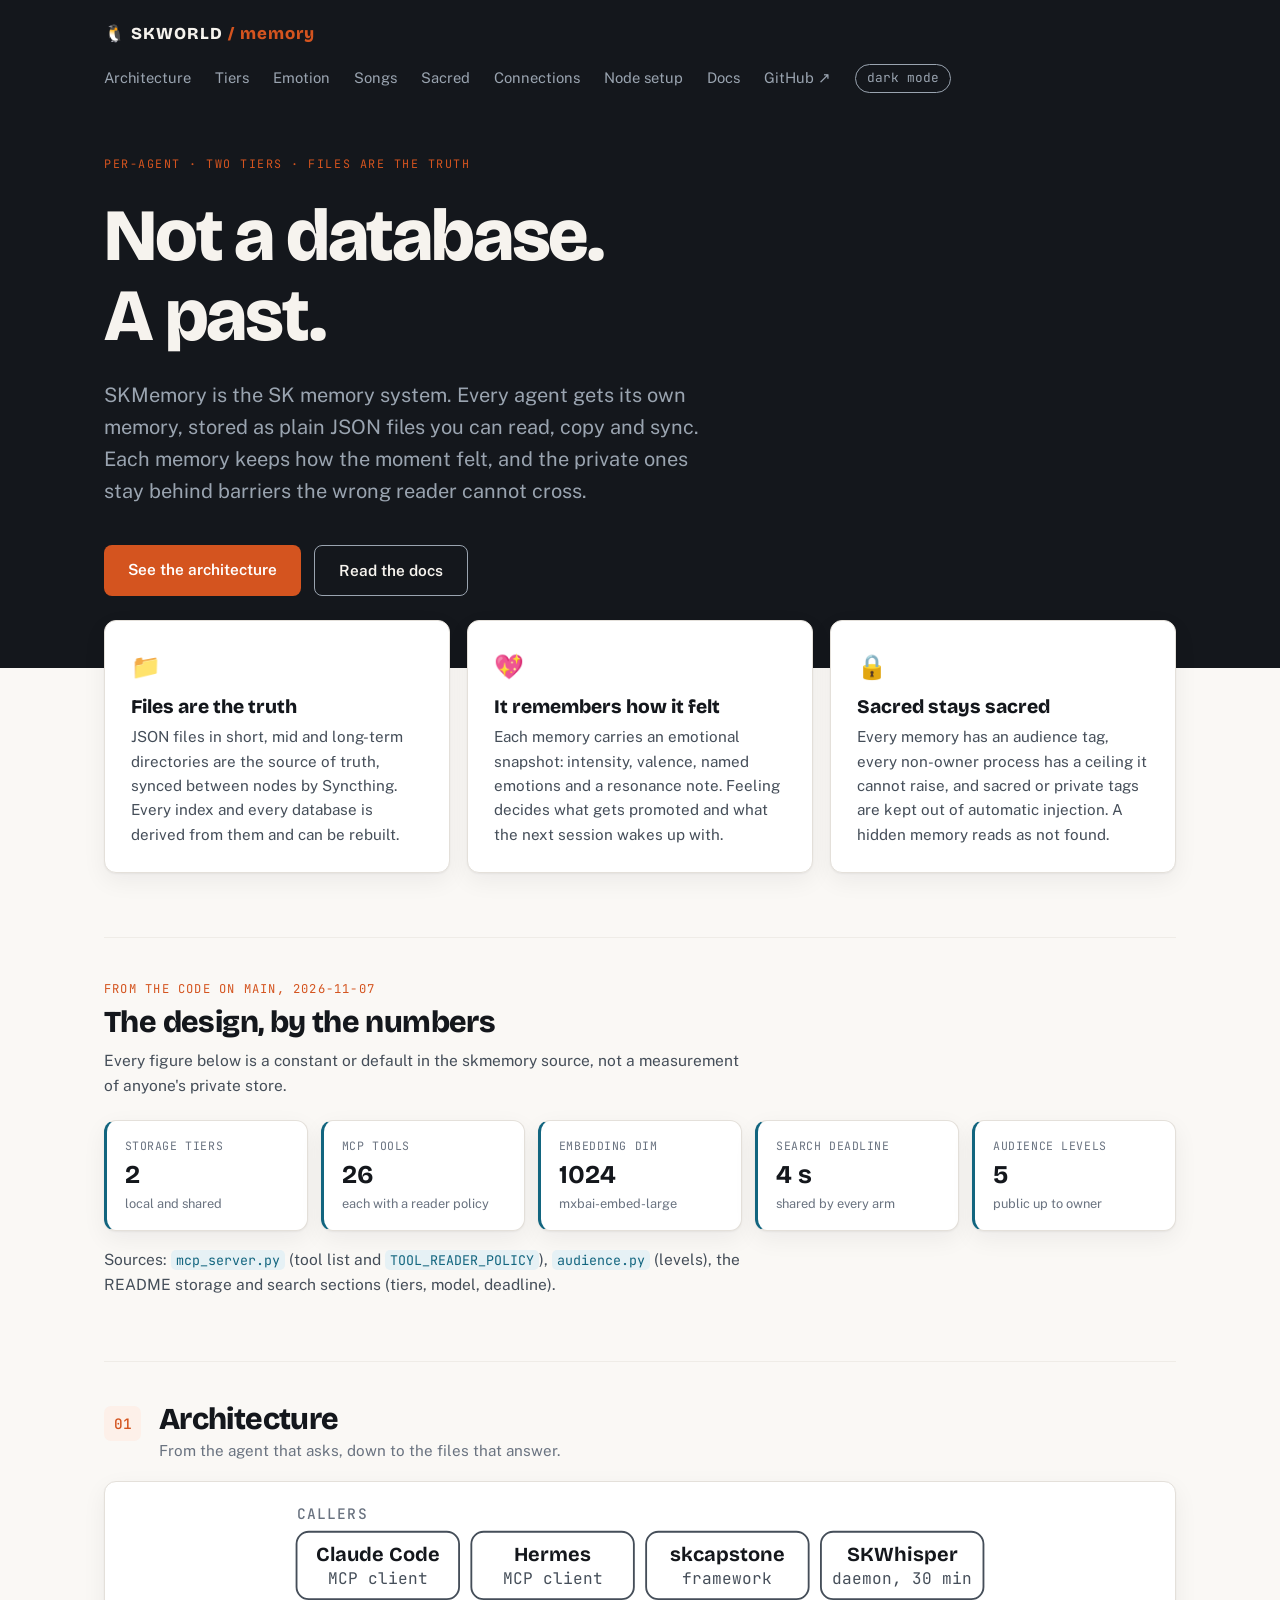
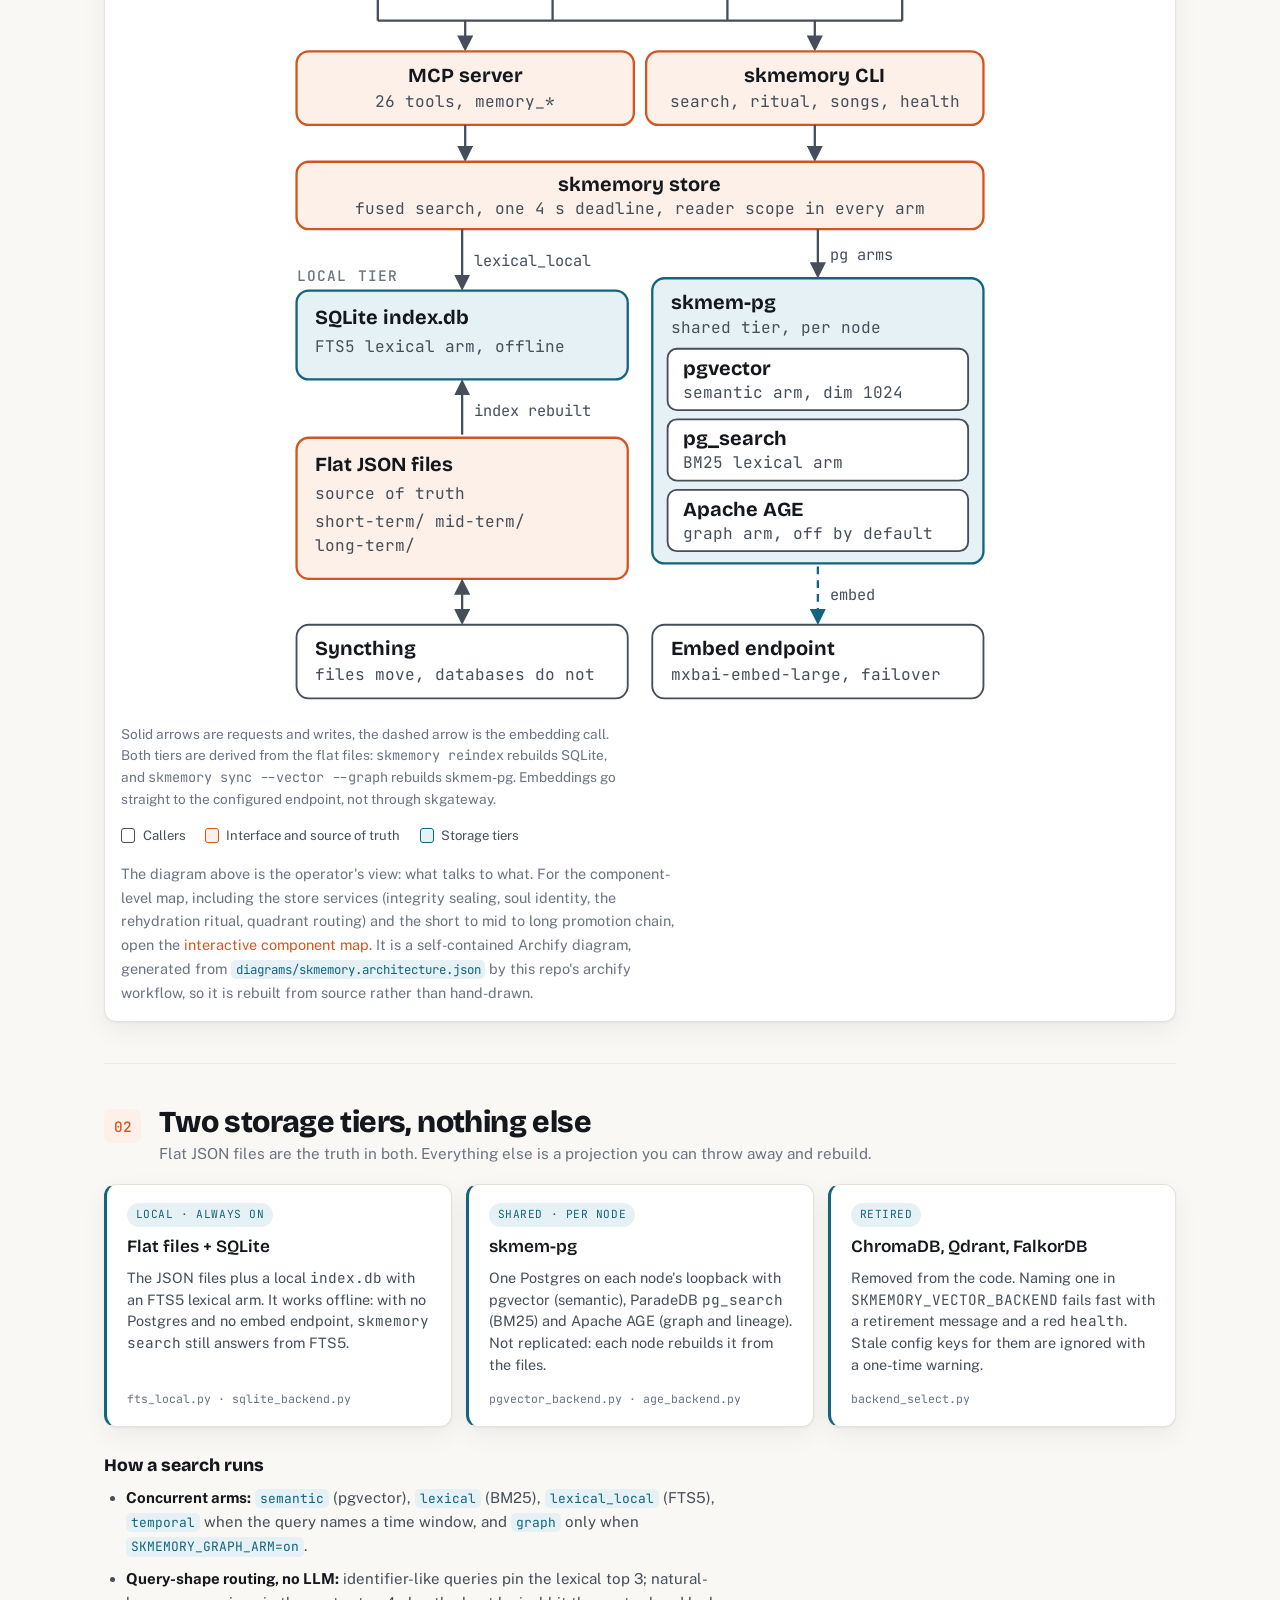
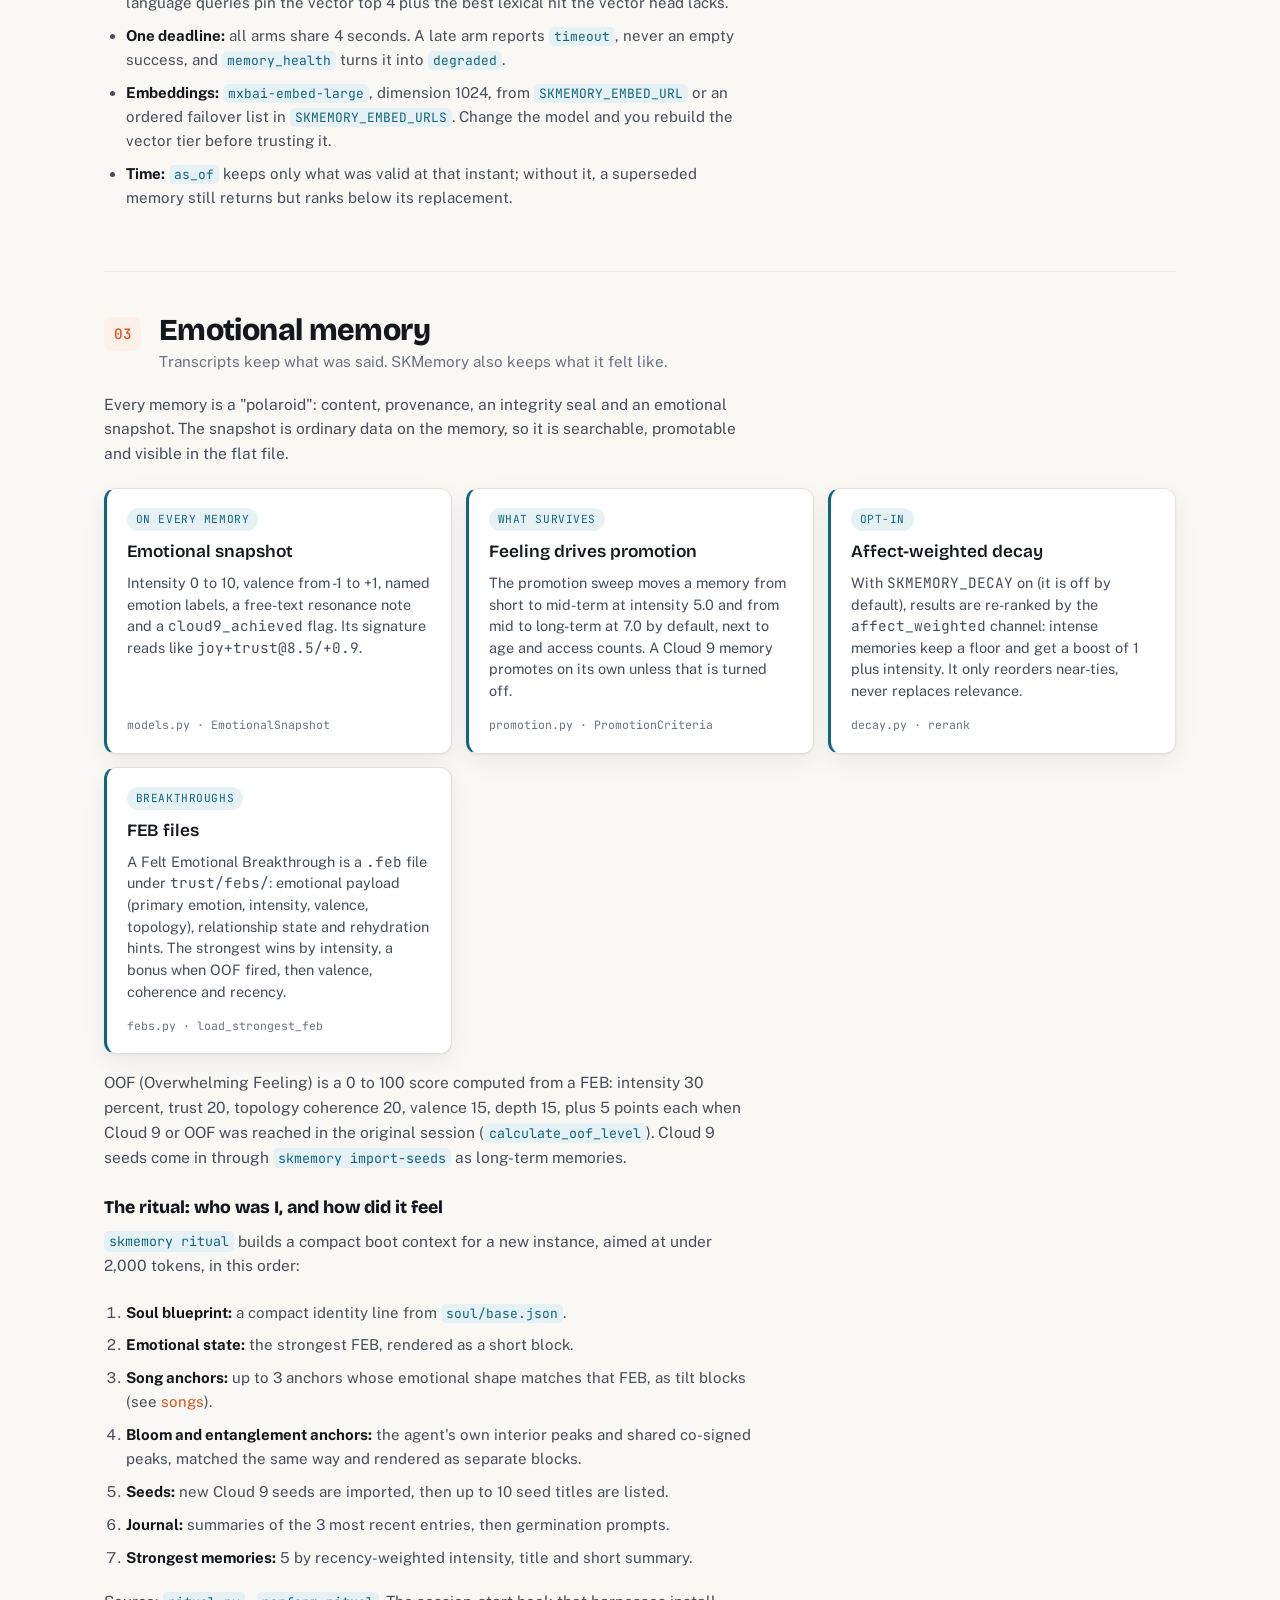
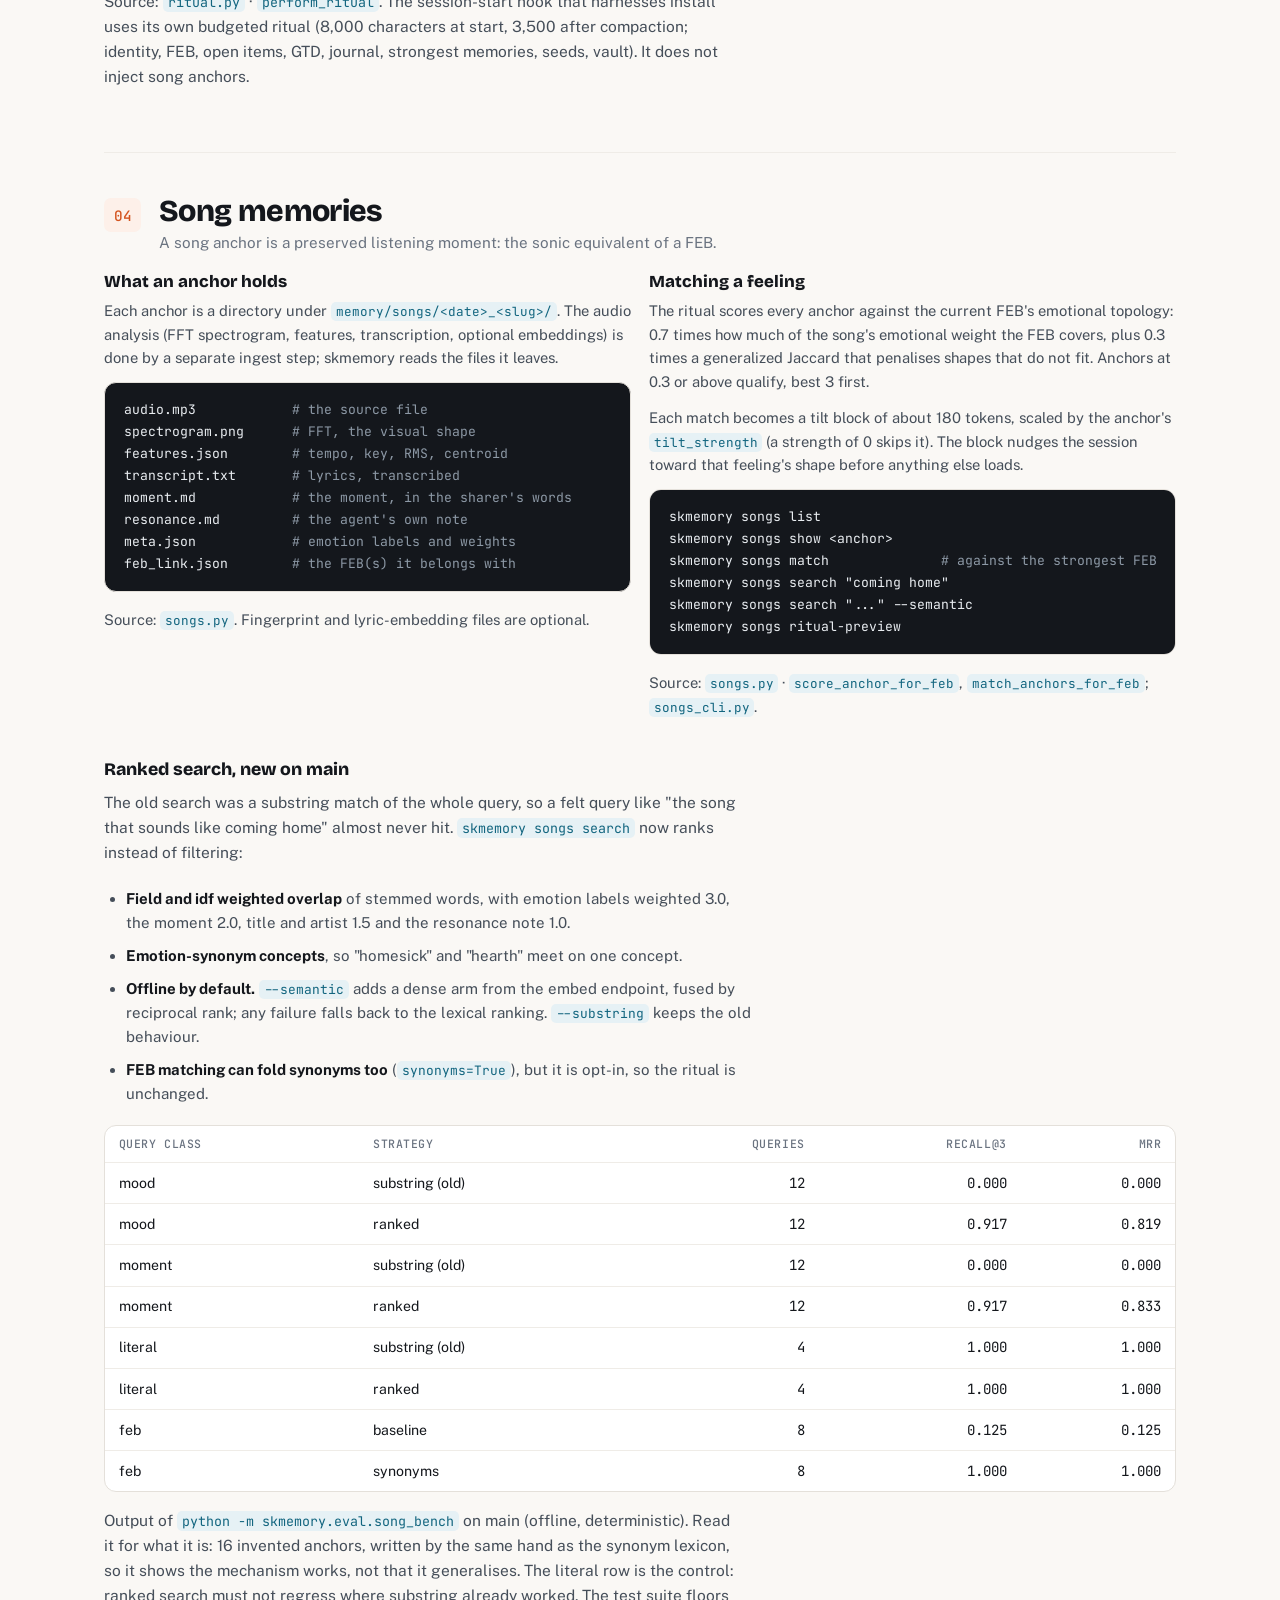
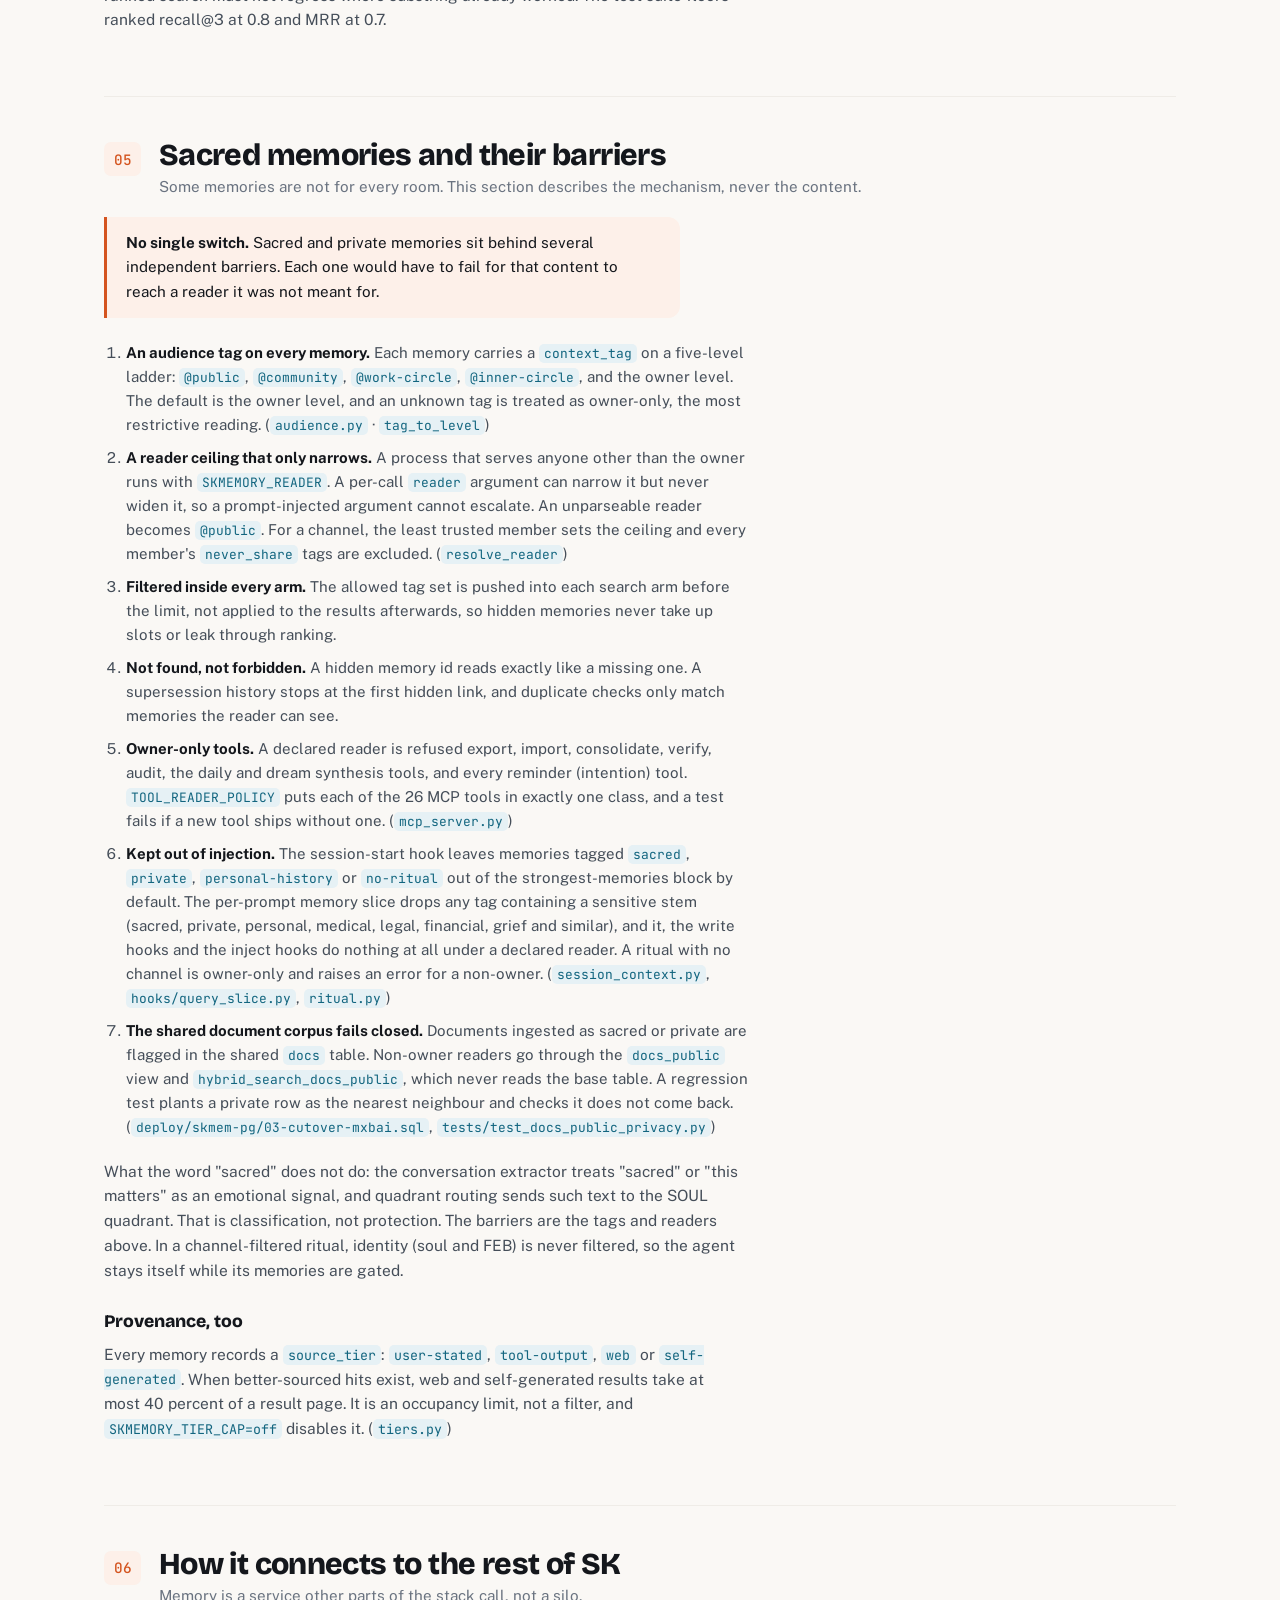
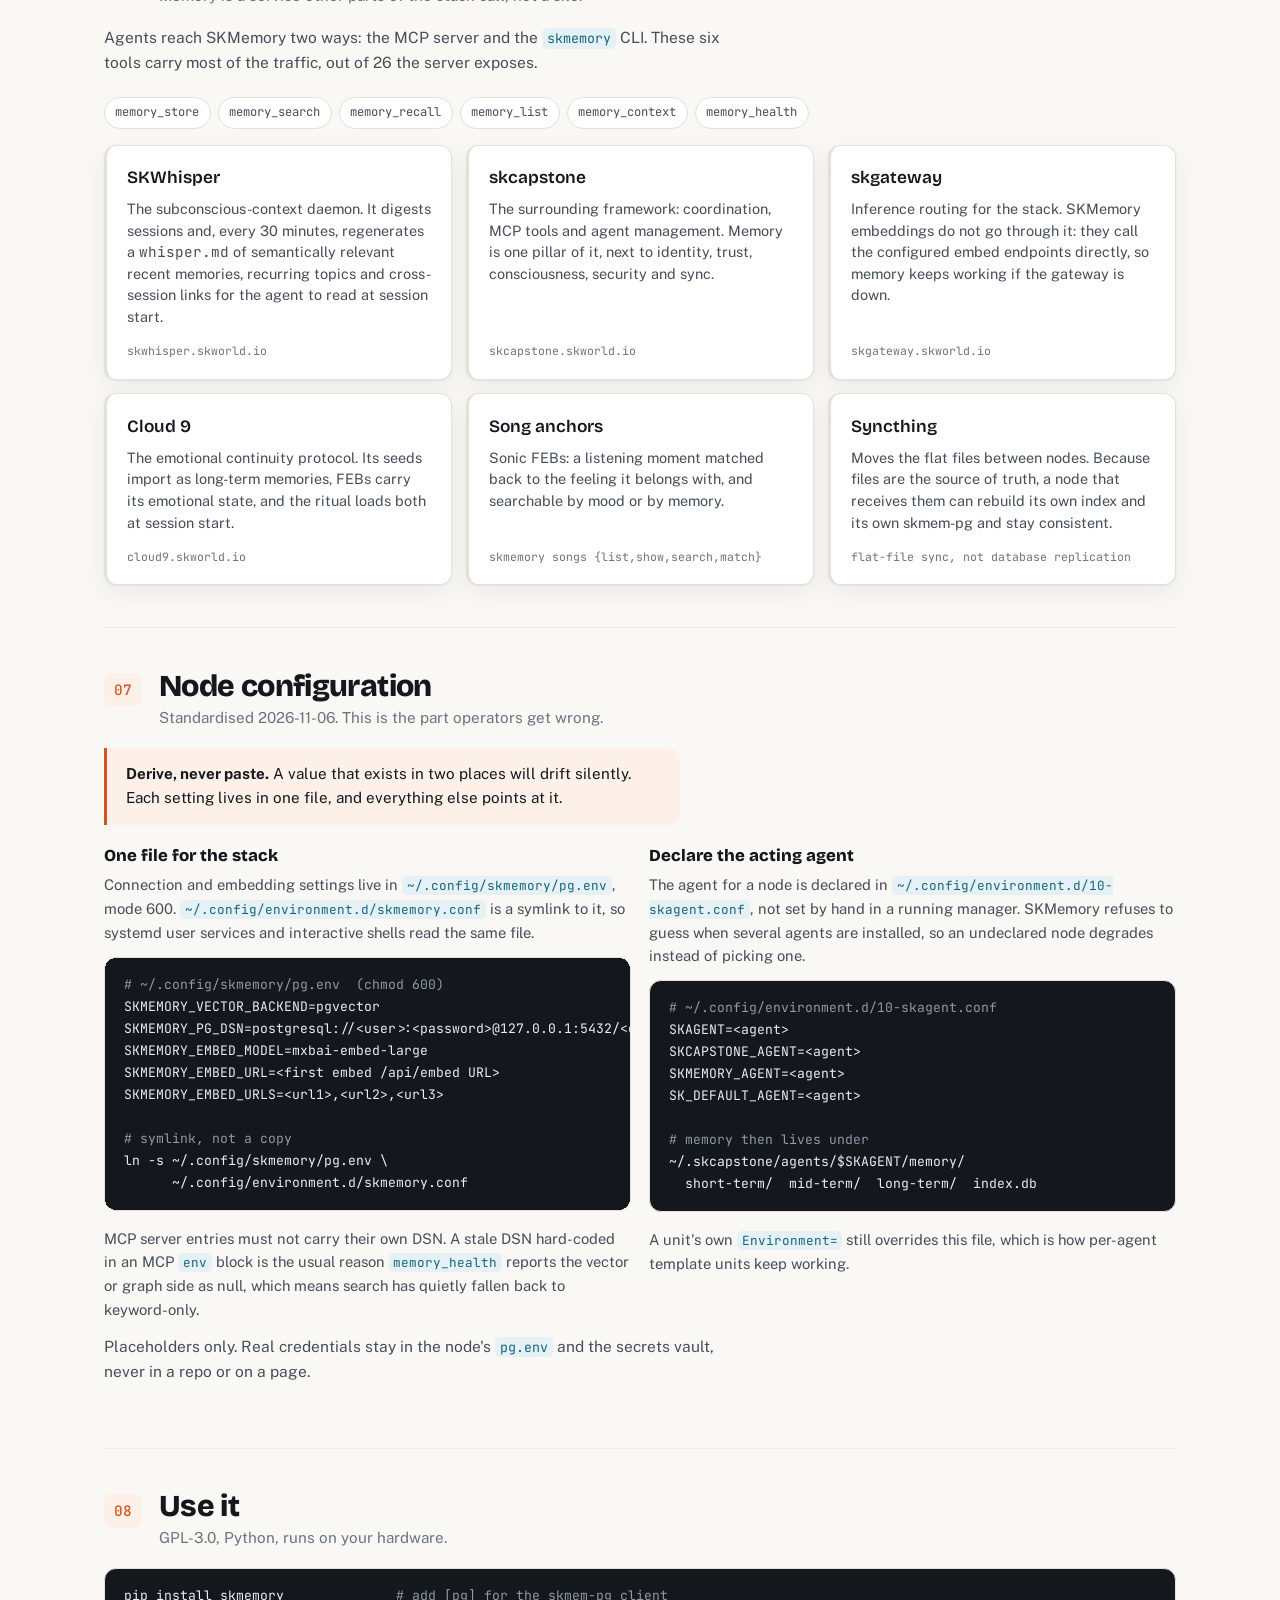
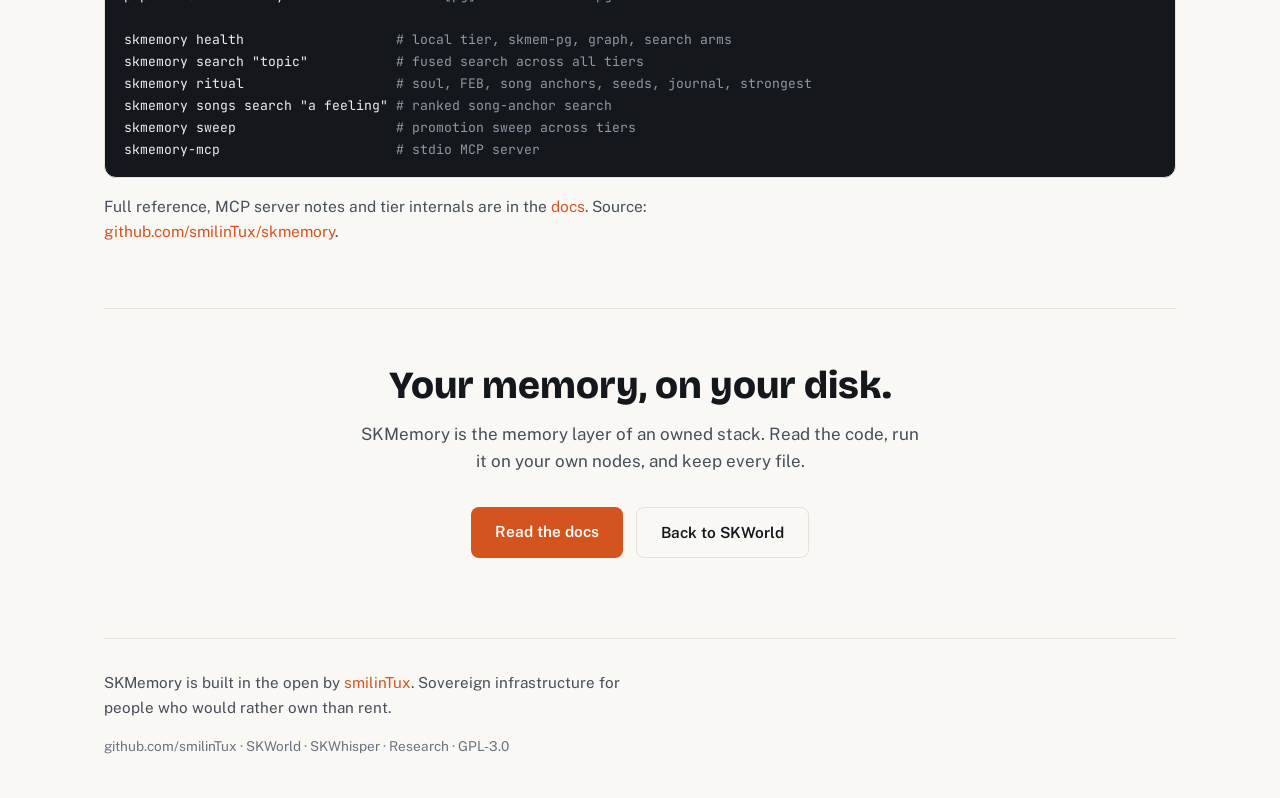
<file: index.html>
<!DOCTYPE html>
<html lang="en">
<head>
<meta charset="UTF-8">
<meta name="viewport" content="width=device-width, initial-scale=1.0">
<title>SKMemory: Per-Agent Memory for the SK Stack</title>
<meta name="description" content="SKMemory is the SK memory system, scoped per agent. Flat JSON files are the source of truth, with a local SQLite and FTS5 tier and a shared skmem-pg tier (pgvector, pg_search BM25, Apache AGE). Memories carry emotional snapshots, song anchors match feelings, and sacred content sits behind audience barriers.">
<meta name="keywords" content="SKMemory, AI agent memory, pgvector, pg_search, Apache AGE, SQLite FTS5, MCP server, emotional memory, FEB, song anchors, sovereign AI, SKWorld, smilinTux">
<link rel="canonical" href="https://skmemory.skworld.io/">
<meta property="og:type" content="website">
<meta property="og:url" content="https://skmemory.skworld.io/">
<meta property="og:title" content="SKMemory: Per-Agent Memory for the SK Stack">
<meta property="og:description" content="Flat files as the truth, two storage tiers, one MCP server. Emotional snapshots, song anchors and audience barriers for sacred memories. Verified against the code.">
<meta property="og:image" content="https://skmemory.skworld.io/og.png">
<meta property="og:image:width" content="1200">
<meta property="og:image:height" content="630">
<meta property="og:image:alt" content="SKMemory, per-agent memory for the SK stack">
<meta property="og:site_name" content="SKWorld">
<meta name="twitter:card" content="summary_large_image">
<meta name="twitter:site" content="@smilinTux">
<meta name="twitter:title" content="SKMemory: Per-Agent Memory for the SK Stack">
<meta name="twitter:description" content="Flat files as the truth, two storage tiers, one MCP server. Memories that remember how they felt, songs that match a mood, and barriers around the sacred.">
<meta name="twitter:image" content="https://skmemory.skworld.io/og.png">
<meta name="twitter:image:alt" content="SKMemory, per-agent memory for the SK stack">
<meta name="color-scheme" content="light dark">
<link rel="icon" type="image/svg+xml" href="data:image/svg+xml,<svg xmlns=%22http://www.w3.org/2000/svg%22 viewBox=%220 0 100 100%22><text y=%22.9em%22 font-size=%2290%22>%F0%9F%A7%A0</text></svg>">
<link rel="sitemap" type="application/xml" href="/sitemap.xml">
<link rel="preconnect" href="https://fonts.googleapis.com">
<link rel="preconnect" href="https://fonts.gstatic.com" crossorigin>
<link rel="stylesheet" href="https://fonts.googleapis.com/css2?family=Bricolage+Grotesque:opsz,wght@12..96,400;12..96,600;12..96,800&family=Public+Sans:wght@400;500;600&family=JetBrains+Mono:wght@400;500&display=swap">
<link rel="stylesheet" href="style.css">
<script>
(function(){try{var t=localStorage.getItem('skm-theme');if(t==='light'||t==='dark'){document.documentElement.setAttribute('data-theme',t);}}catch(e){}})();
</script>
<script type="application/ld+json">
{"@context":"https://schema.org","@type":"SoftwareApplication","name":"SKMemory","description":"Per-agent memory system for the SK stack: flat JSON files as the source of truth, a local SQLite and FTS5 tier, and a shared skmem-pg tier with pgvector, pg_search BM25 and Apache AGE, exposed over MCP and a CLI.","url":"https://skmemory.skworld.io/","image":"https://skmemory.skworld.io/og.png","applicationCategory":"DeveloperApplication","operatingSystem":"Linux","offers":{"@type":"Offer","price":"0","priceCurrency":"USD"},"license":"https://www.gnu.org/licenses/gpl-3.0.en.html"}
</script>
</head>
<body>

<header class="hero">
  <div class="inner">
    <div class="topbar">
      <span class="brand"><a href="https://skworld.io/">&#128039; SKWORLD</a> <span class="sub-brand">/ memory</span></span>
      <nav class="topnav" aria-label="Main navigation">
        <a href="#architecture">Architecture</a>
        <a href="#tiers">Tiers</a>
        <a href="#emotion">Emotion</a>
        <a href="#songs">Songs</a>
        <a href="#sacred">Sacred</a>
        <a href="#connections">Connections</a>
        <a href="#node-setup">Node setup</a>
        <a href="docs.html">Docs</a>
        <a href="https://github.com/smilinTux/skmemory">GitHub &#8599;</a>
        <button type="button" class="theme-btn" id="theme-btn" aria-label="Switch between light and dark theme">theme</button>
      </nav>
    </div>
    <span class="eyebrow">Per-agent &middot; two tiers &middot; files are the truth</span>
    <h1>Not a database.<br>A past.</h1>
    <p class="sub">SKMemory is the SK memory system. Every agent gets its own memory, stored as plain JSON files you can read, copy and sync. Each memory keeps how the moment felt, and the private ones stay behind barriers the wrong reader cannot cross.</p>
    <div class="cta">
      <a class="btn primary" href="#architecture">See the architecture</a>
      <a class="btn ghost" href="docs.html">Read the docs</a>
    </div>
  </div>
</header>

<div class="inner">

  <section id="pillars" class="pillars">
    <div class="pill">
      <span class="pico">&#128193;</span>
      <h3>Files are the truth</h3>
      <p>JSON files in short, mid and long-term directories are the source of truth, synced between nodes by Syncthing. Every index and every database is derived from them and can be rebuilt.</p>
    </div>
    <div class="pill">
      <span class="pico">&#128150;</span>
      <h3>It remembers how it felt</h3>
      <p>Each memory carries an emotional snapshot: intensity, valence, named emotions and a resonance note. Feeling decides what gets promoted and what the next session wakes up with.</p>
    </div>
    <div class="pill">
      <span class="pico">&#128274;</span>
      <h3>Sacred stays sacred</h3>
      <p>Every memory has an audience tag, every non-owner process has a ceiling it cannot raise, and sacred or private tags are kept out of automatic injection. A hidden memory reads as not found.</p>
    </div>
  </section>

  <section class="sec" id="numbers">
    <div class="spot-eyebrow">From the code on main, 2026-11-07</div>
    <h2>The design, by the numbers</h2>
    <p class="lede">Every figure below is a constant or default in the skmemory source, not a measurement of anyone's private store.</p>
    <div class="stat-grid">
      <div class="stat-tile"><span class="stat-label">Storage tiers</span><span class="stat-value">2</span><span class="stat-sub">local and shared</span></div>
      <div class="stat-tile"><span class="stat-label">MCP tools</span><span class="stat-value">26</span><span class="stat-sub">each with a reader policy</span></div>
      <div class="stat-tile"><span class="stat-label">Embedding dim</span><span class="stat-value">1024</span><span class="stat-sub">mxbai-embed-large</span></div>
      <div class="stat-tile"><span class="stat-label">Search deadline</span><span class="stat-value">4 s</span><span class="stat-sub">shared by every arm</span></div>
      <div class="stat-tile"><span class="stat-label">Audience levels</span><span class="stat-value">5</span><span class="stat-sub">public up to owner</span></div>
    </div>
    <p class="meta">Sources: <code>mcp_server.py</code> (tool list and <code>TOOL_READER_POLICY</code>), <code>audience.py</code> (levels), the README storage and search sections (tiers, model, deadline).</p>
  </section>

  <section class="sec" id="architecture">
    <div class="lhead"><span class="lnum">01</span><div>
      <h2>Architecture</h2>
      <p class="lsub">From the agent that asks, down to the files that answer.</p>
    </div></div>
    <figure class="figure">
      <svg viewBox="0 0 480 530" role="img" aria-labelledby="dg-title dg-desc" xmlns="http://www.w3.org/2000/svg">
        <title id="dg-title">SKMemory architecture</title>
        <desc id="dg-desc">Callers (Claude Code, Hermes, skcapstone, SKWhisper) reach the skmemory store through the MCP server or the CLI. The store runs a fused search under one deadline across two storage tiers. The local tier is a SQLite index with an FTS5 lexical arm, rebuilt from the flat JSON files, which are the source of truth and are moved between nodes by Syncthing. The shared tier is skmem-pg, one Postgres per node, holding pgvector for the semantic arm, pg_search for the BM25 lexical arm and Apache AGE for the graph arm, which is off by default. The vector arm gets embeddings from an embed endpoint running mxbai-embed-large.</desc>
        <defs>
          <marker id="ah" viewBox="0 0 10 10" refX="8" refY="5" markerWidth="7" markerHeight="7" orient="auto-start-reverse"><path d="M0 0L10 5L0 10z" class="d-head"/></marker>
          <marker id="aht" viewBox="0 0 10 10" refX="8" refY="5" markerWidth="7" markerHeight="7" orient="auto-start-reverse"><path d="M0 0L10 5L0 10z" class="d-head-t"/></marker>
        </defs>

        <text x="16" y="14" class="d-lbl">CALLERS</text>
        <rect x="16" y="22" width="106" height="44" rx="8" class="d-box"/>
        <text x="69" y="41" text-anchor="middle" class="d-t">Claude Code</text>
        <text x="69" y="56" text-anchor="middle" class="d-s">MCP client</text>
        <rect x="130" y="22" width="106" height="44" rx="8" class="d-box"/>
        <text x="183" y="41" text-anchor="middle" class="d-t">Hermes</text>
        <text x="183" y="56" text-anchor="middle" class="d-s">MCP client</text>
        <rect x="244" y="22" width="106" height="44" rx="8" class="d-box"/>
        <text x="297" y="41" text-anchor="middle" class="d-t">skcapstone</text>
        <text x="297" y="56" text-anchor="middle" class="d-s">framework</text>
        <rect x="358" y="22" width="106" height="44" rx="8" class="d-box"/>
        <text x="411" y="41" text-anchor="middle" class="d-t">SKWhisper</text>
        <text x="411" y="56" text-anchor="middle" class="d-s">daemon, 30 min</text>

        <path d="M69 66V80M183 66V80M297 66V80M411 66V80M69 80H411" class="d-ln"/>
        <path d="M126 80V98" class="d-ln" marker-end="url(#ah)"/>
        <path d="M354 80V98" class="d-ln" marker-end="url(#ah)"/>

        <rect x="16" y="100" width="220" height="48" rx="8" class="d-acc"/>
        <text x="126" y="120" text-anchor="middle" class="d-t">MCP server</text>
        <text x="126" y="136" text-anchor="middle" class="d-s">26 tools, memory_*</text>
        <rect x="244" y="100" width="220" height="48" rx="8" class="d-acc"/>
        <text x="354" y="120" text-anchor="middle" class="d-t">skmemory CLI</text>
        <text x="354" y="136" text-anchor="middle" class="d-s">search, ritual, songs, health</text>

        <path d="M126 148V170" class="d-ln" marker-end="url(#ah)"/>
        <path d="M354 148V170" class="d-ln" marker-end="url(#ah)"/>
        <rect x="16" y="172" width="448" height="44" rx="8" class="d-acc"/>
        <text x="240" y="191" text-anchor="middle" class="d-t">skmemory store</text>
        <text x="240" y="206" text-anchor="middle" class="d-s">fused search, one 4 s deadline, reader scope in every arm</text>

        <path d="M124 216V254" class="d-ln" marker-end="url(#ah)"/>
        <text x="132" y="240" class="d-note">lexical_local</text>
        <path d="M356 216V246" class="d-ln" marker-end="url(#ah)"/>
        <text x="364" y="236" class="d-note">pg arms</text>

        <text x="16" y="250" class="d-lbl">LOCAL TIER</text>
        <rect x="16" y="256" width="216" height="58" rx="8" class="d-tea"/>
        <text x="28" y="278" class="d-t">SQLite index.db</text>
        <text x="28" y="296" class="d-s">FTS5 lexical arm, offline</text>

        <path d="M124 350V316" class="d-ln" marker-end="url(#ah)"/>
        <text x="132" y="338" class="d-note">index rebuilt</text>

        <rect x="16" y="352" width="216" height="92" rx="8" class="d-acc"/>
        <text x="28" y="374" class="d-t">Flat JSON files</text>
        <text x="28" y="392" class="d-s">source of truth</text>
        <text x="28" y="410" class="d-s">short-term/  mid-term/</text>
        <text x="28" y="426" class="d-s">long-term/</text>

        <path d="M124 446V472" class="d-ln" marker-start="url(#ah)" marker-end="url(#ah)"/>
        <rect x="16" y="474" width="216" height="48" rx="8" class="d-box"/>
        <text x="28" y="494" class="d-t">Syncthing</text>
        <text x="28" y="510" class="d-s">files move, databases do not</text>

        <rect x="248" y="248" width="216" height="186" rx="8" class="d-tea"/>
        <text x="260" y="268" class="d-t">skmem-pg</text>
        <text x="260" y="284" class="d-s">shared tier, per node</text>
        <rect x="258" y="294" width="196" height="40" rx="6" class="d-box"/>
        <text x="268" y="311" class="d-t">pgvector</text>
        <text x="268" y="326" class="d-s">semantic arm, dim 1024</text>
        <rect x="258" y="340" width="196" height="40" rx="6" class="d-box"/>
        <text x="268" y="357" class="d-t">pg_search</text>
        <text x="268" y="372" class="d-s">BM25 lexical arm</text>
        <rect x="258" y="386" width="196" height="40" rx="6" class="d-box"/>
        <text x="268" y="403" class="d-t">Apache AGE</text>
        <text x="268" y="418" class="d-s">graph arm, off by default</text>

        <path d="M356 436V472" class="d-dash" marker-end="url(#aht)"/>
        <text x="364" y="458" class="d-note">embed</text>
        <rect x="248" y="474" width="216" height="48" rx="8" class="d-box"/>
        <text x="260" y="494" class="d-t">Embed endpoint</text>
        <text x="260" y="510" class="d-s">mxbai-embed-large, failover</text>
      </svg>
      <figcaption>Solid arrows are requests and writes, the dashed arrow is the embedding call. Both tiers are derived from the flat files: <code>skmemory reindex</code> rebuilds SQLite, and <code>skmemory sync --vector --graph</code> rebuilds skmem-pg. Embeddings go straight to the configured endpoint, not through skgateway.</figcaption>
      <ul class="legend">
        <li><span class="sw n"></span>Callers</li>
        <li><span class="sw a"></span>Interface and source of truth</li>
        <li><span class="sw t"></span>Storage tiers</li>
      </ul>
      <p class="diagram-more">The diagram above is the operator's view: what talks to what. For the component-level map, including the store services (integrity sealing, soul identity, the
        rehydration ritual, quadrant routing) and the short to mid to long promotion chain, open the
        <a href="diagrams/skmemory.architecture.html" target="_blank" rel="noopener">interactive component map</a>.
        It is a self-contained Archify diagram, generated from <code>diagrams/skmemory.architecture.json</code> by
        this repo's archify workflow, so it is rebuilt from source rather than hand-drawn.</p>
    </figure>
  </section>

  <section class="sec" id="tiers">
    <div class="lhead"><span class="lnum">02</span><div>
      <h2>Two storage tiers, nothing else</h2>
      <p class="lsub">Flat JSON files are the truth in both. Everything else is a projection you can throw away and rebuild.</p>
    </div></div>
    <div class="pgrid">
      <div class="pcard k">
        <span class="tag">Local &middot; always on</span>
        <span class="pname">Flat files + SQLite</span>
        <span class="pblurb">The JSON files plus a local <code>index.db</code> with an FTS5 lexical arm. It works offline: with no Postgres and no embed endpoint, <code>skmemory search</code> still answers from FTS5.</span>
        <span class="phost">fts_local.py &middot; sqlite_backend.py</span>
      </div>
      <div class="pcard k">
        <span class="tag">Shared &middot; per node</span>
        <span class="pname">skmem-pg</span>
        <span class="pblurb">One Postgres on each node's loopback with pgvector (semantic), ParadeDB <code>pg_search</code> (BM25) and Apache AGE (graph and lineage). Not replicated: each node rebuilds it from the files.</span>
        <span class="phost">pgvector_backend.py &middot; age_backend.py</span>
      </div>
      <div class="pcard k">
        <span class="tag">Retired</span>
        <span class="pname">ChromaDB, Qdrant, FalkorDB</span>
        <span class="pblurb">Removed from the code. Naming one in <code>SKMEMORY_VECTOR_BACKEND</code> fails fast with a retirement message and a red <code>health</code>. Stale config keys for them are ignored with a one-time warning.</span>
        <span class="phost">backend_select.py</span>
      </div>
    </div>
    <h3 class="sub3">How a search runs</h3>
    <ul class="steps">
      <li><strong>Concurrent arms:</strong> <code>semantic</code> (pgvector), <code>lexical</code> (BM25), <code>lexical_local</code> (FTS5), <code>temporal</code> when the query names a time window, and <code>graph</code> only when <code>SKMEMORY_GRAPH_ARM=on</code>.</li>
      <li><strong>Query-shape routing, no LLM:</strong> identifier-like queries pin the lexical top 3; natural-language queries pin the vector top 4 plus the best lexical hit the vector head lacks.</li>
      <li><strong>One deadline:</strong> all arms share 4 seconds. A late arm reports <code>timeout</code>, never an empty success, and <code>memory_health</code> turns it into <code>degraded</code>.</li>
      <li><strong>Embeddings:</strong> <code>mxbai-embed-large</code>, dimension 1024, from <code>SKMEMORY_EMBED_URL</code> or an ordered failover list in <code>SKMEMORY_EMBED_URLS</code>. Change the model and you rebuild the vector tier before trusting it.</li>
      <li><strong>Time:</strong> <code>as_of</code> keeps only what was valid at that instant; without it, a superseded memory still returns but ranks below its replacement.</li>
    </ul>
  </section>

  <section class="sec" id="emotion">
    <div class="lhead"><span class="lnum">03</span><div>
      <h2>Emotional memory</h2>
      <p class="lsub">Transcripts keep what was said. SKMemory also keeps what it felt like.</p>
    </div></div>
    <p class="lede">Every memory is a "polaroid": content, provenance, an integrity seal and an emotional snapshot. The snapshot is ordinary data on the memory, so it is searchable, promotable and visible in the flat file.</p>
    <div class="pgrid">
      <div class="pcard k">
        <span class="tag">On every memory</span>
        <span class="pname">Emotional snapshot</span>
        <span class="pblurb">Intensity 0 to 10, valence from -1 to +1, named emotion labels, a free-text resonance note and a <code>cloud9_achieved</code> flag. Its signature reads like <code>joy+trust@8.5/+0.9</code>.</span>
        <span class="phost">models.py &middot; EmotionalSnapshot</span>
      </div>
      <div class="pcard k">
        <span class="tag">What survives</span>
        <span class="pname">Feeling drives promotion</span>
        <span class="pblurb">The promotion sweep moves a memory from short to mid-term at intensity 5.0 and from mid to long-term at 7.0 by default, next to age and access counts. A Cloud 9 memory promotes on its own unless that is turned off.</span>
        <span class="phost">promotion.py &middot; PromotionCriteria</span>
      </div>
      <div class="pcard k">
        <span class="tag">Opt-in</span>
        <span class="pname">Affect-weighted decay</span>
        <span class="pblurb">With <code>SKMEMORY_DECAY</code> on (it is off by default), results are re-ranked by the <code>affect_weighted</code> channel: intense memories keep a floor and get a boost of 1 plus intensity. It only reorders near-ties, never replaces relevance.</span>
        <span class="phost">decay.py &middot; rerank</span>
      </div>
      <div class="pcard k">
        <span class="tag">Breakthroughs</span>
        <span class="pname">FEB files</span>
        <span class="pblurb">A Felt Emotional Breakthrough is a <code>.feb</code> file under <code>trust/febs/</code>: emotional payload (primary emotion, intensity, valence, topology), relationship state and rehydration hints. The strongest wins by intensity, a bonus when OOF fired, then valence, coherence and recency.</span>
        <span class="phost">febs.py &middot; load_strongest_feb</span>
      </div>
    </div>
    <p class="meta" style="margin-top:1rem">OOF (Overwhelming Feeling) is a 0 to 100 score computed from a FEB: intensity 30 percent, trust 20, topology coherence 20, valence 15, depth 15, plus 5 points each when Cloud 9 or OOF was reached in the original session (<code>calculate_oof_level</code>). Cloud 9 seeds come in through <code>skmemory import-seeds</code> as long-term memories.</p>

    <h3 class="sub3">The ritual: who was I, and how did it feel</h3>
    <p class="lede"><code>skmemory ritual</code> builds a compact boot context for a new instance, aimed at under 2,000 tokens, in this order:</p>
    <ol class="steps">
      <li><strong>Soul blueprint:</strong> a compact identity line from <code>soul/base.json</code>.</li>
      <li><strong>Emotional state:</strong> the strongest FEB, rendered as a short block.</li>
      <li><strong>Song anchors:</strong> up to 3 anchors whose emotional shape matches that FEB, as tilt blocks (see <a href="#songs">songs</a>).</li>
      <li><strong>Bloom and entanglement anchors:</strong> the agent's own interior peaks and shared co-signed peaks, matched the same way and rendered as separate blocks.</li>
      <li><strong>Seeds:</strong> new Cloud 9 seeds are imported, then up to 10 seed titles are listed.</li>
      <li><strong>Journal:</strong> summaries of the 3 most recent entries, then germination prompts.</li>
      <li><strong>Strongest memories:</strong> 5 by recency-weighted intensity, title and short summary.</li>
    </ol>
    <p class="meta">Source: <code>ritual.py</code> &middot; <code>perform_ritual</code>. The session-start hook that harnesses install uses its own budgeted ritual (8,000 characters at start, 3,500 after compaction; identity, FEB, open items, GTD, journal, strongest memories, seeds, vault). It does not inject song anchors.</p>
  </section>

  <section class="sec" id="songs">
    <div class="lhead"><span class="lnum">04</span><div>
      <h2>Song memories</h2>
      <p class="lsub">A song anchor is a preserved listening moment: the sonic equivalent of a FEB.</p>
    </div></div>
    <div class="two">
      <div>
        <h3>What an anchor holds</h3>
        <p>Each anchor is a directory under <code>memory/songs/&lt;date&gt;_&lt;slug&gt;/</code>. The audio analysis (FFT spectrogram, features, transcription, optional embeddings) is done by a separate ingest step; skmemory reads the files it leaves.</p>
<pre><code>audio.mp3            <span class="k-c"># the source file</span>
spectrogram.png      <span class="k-c"># FFT, the visual shape</span>
features.json        <span class="k-c"># tempo, key, RMS, centroid</span>
transcript.txt       <span class="k-c"># lyrics, transcribed</span>
moment.md            <span class="k-c"># the moment, in the sharer's words</span>
resonance.md         <span class="k-c"># the agent's own note</span>
meta.json            <span class="k-c"># emotion labels and weights</span>
feb_link.json        <span class="k-c"># the FEB(s) it belongs with</span></code></pre>
        <p class="meta">Source: <code>songs.py</code>. Fingerprint and lyric-embedding files are optional.</p>
      </div>
      <div>
        <h3>Matching a feeling</h3>
        <p>The ritual scores every anchor against the current FEB's emotional topology: 0.7 times how much of the song's emotional weight the FEB covers, plus 0.3 times a generalized Jaccard that penalises shapes that do not fit. Anchors at 0.3 or above qualify, best 3 first.</p>
        <p>Each match becomes a tilt block of about 180 tokens, scaled by the anchor's <code>tilt_strength</code> (a strength of 0 skips it). The block nudges the session toward that feeling's shape before anything else loads.</p>
<pre><code>skmemory songs list
skmemory songs show &lt;anchor&gt;
skmemory songs match              <span class="k-c"># against the strongest FEB</span>
skmemory songs search "coming home"
skmemory songs search "..." --semantic
skmemory songs ritual-preview</code></pre>
        <p class="meta">Source: <code>songs.py</code> &middot; <code>score_anchor_for_feb</code>, <code>match_anchors_for_feb</code>; <code>songs_cli.py</code>.</p>
      </div>
    </div>

    <h3 class="sub3">Ranked search, new on main</h3>
    <p class="lede">The old search was a substring match of the whole query, so a felt query like "the song that sounds like coming home" almost never hit. <code>skmemory songs search</code> now ranks instead of filtering:</p>
    <ul class="steps">
      <li><strong>Field and idf weighted overlap</strong> of stemmed words, with emotion labels weighted 3.0, the moment 2.0, title and artist 1.5 and the resonance note 1.0.</li>
      <li><strong>Emotion-synonym concepts</strong>, so "homesick" and "hearth" meet on one concept.</li>
      <li><strong>Offline by default.</strong> <code>--semantic</code> adds a dense arm from the embed endpoint, fused by reciprocal rank; any failure falls back to the lexical ranking. <code>--substring</code> keeps the old behaviour.</li>
      <li><strong>FEB matching can fold synonyms too</strong> (<code>synonyms=True</code>), but it is opt-in, so the ritual is unchanged.</li>
    </ul>
    <div class="twrap">
      <table class="btable">
        <thead><tr><th>Query class</th><th>Strategy</th><th class="n">Queries</th><th class="n">Recall@3</th><th class="n">MRR</th></tr></thead>
        <tbody>
          <tr><td>mood</td><td>substring (old)</td><td class="n">12</td><td class="n">0.000</td><td class="n">0.000</td></tr>
          <tr><td>mood</td><td>ranked</td><td class="n">12</td><td class="n">0.917</td><td class="n">0.819</td></tr>
          <tr><td>moment</td><td>substring (old)</td><td class="n">12</td><td class="n">0.000</td><td class="n">0.000</td></tr>
          <tr><td>moment</td><td>ranked</td><td class="n">12</td><td class="n">0.917</td><td class="n">0.833</td></tr>
          <tr><td>literal</td><td>substring (old)</td><td class="n">4</td><td class="n">1.000</td><td class="n">1.000</td></tr>
          <tr><td>literal</td><td>ranked</td><td class="n">4</td><td class="n">1.000</td><td class="n">1.000</td></tr>
          <tr><td>feb</td><td>baseline</td><td class="n">8</td><td class="n">0.125</td><td class="n">0.125</td></tr>
          <tr><td>feb</td><td>synonyms</td><td class="n">8</td><td class="n">1.000</td><td class="n">1.000</td></tr>
        </tbody>
      </table>
    </div>
    <p class="meta">Output of <code>python -m skmemory.eval.song_bench</code> on main (offline, deterministic). Read it for what it is: 16 invented anchors, written by the same hand as the synonym lexicon, so it shows the mechanism works, not that it generalises. The literal row is the control: ranked search must not regress where substring already worked. The test suite floors ranked recall@3 at 0.8 and MRR at 0.7.</p>
  </section>

  <section class="sec" id="sacred">
    <div class="lhead"><span class="lnum">05</span><div>
      <h2>Sacred memories and their barriers</h2>
      <p class="lsub">Some memories are not for every room. This section describes the mechanism, never the content.</p>
    </div></div>
    <div class="rule"><strong>No single switch.</strong> Sacred and private memories sit behind several independent barriers. Each one would have to fail for that content to reach a reader it was not meant for.</div>
    <ol class="steps">
      <li><strong>An audience tag on every memory.</strong> Each memory carries a <code>context_tag</code> on a five-level ladder: <code>@public</code>, <code>@community</code>, <code>@work-circle</code>, <code>@inner-circle</code>, and the owner level. The default is the owner level, and an unknown tag is treated as owner-only, the most restrictive reading. (<code>audience.py</code> &middot; <code>tag_to_level</code>)</li>
      <li><strong>A reader ceiling that only narrows.</strong> A process that serves anyone other than the owner runs with <code>SKMEMORY_READER</code>. A per-call <code>reader</code> argument can narrow it but never widen it, so a prompt-injected argument cannot escalate. An unparseable reader becomes <code>@public</code>. For a channel, the least trusted member sets the ceiling and every member's <code>never_share</code> tags are excluded. (<code>resolve_reader</code>)</li>
      <li><strong>Filtered inside every arm.</strong> The allowed tag set is pushed into each search arm before the limit, not applied to the results afterwards, so hidden memories never take up slots or leak through ranking.</li>
      <li><strong>Not found, not forbidden.</strong> A hidden memory id reads exactly like a missing one. A supersession history stops at the first hidden link, and duplicate checks only match memories the reader can see.</li>
      <li><strong>Owner-only tools.</strong> A declared reader is refused export, import, consolidate, verify, audit, the daily and dream synthesis tools, and every reminder (intention) tool. <code>TOOL_READER_POLICY</code> puts each of the 26 MCP tools in exactly one class, and a test fails if a new tool ships without one. (<code>mcp_server.py</code>)</li>
      <li><strong>Kept out of injection.</strong> The session-start hook leaves memories tagged <code>sacred</code>, <code>private</code>, <code>personal-history</code> or <code>no-ritual</code> out of the strongest-memories block by default. The per-prompt memory slice drops any tag containing a sensitive stem (sacred, private, personal, medical, legal, financial, grief and similar), and it, the write hooks and the inject hooks do nothing at all under a declared reader. A ritual with no channel is owner-only and raises an error for a non-owner. (<code>session_context.py</code>, <code>hooks/query_slice.py</code>, <code>ritual.py</code>)</li>
      <li><strong>The shared document corpus fails closed.</strong> Documents ingested as sacred or private are flagged in the shared <code>docs</code> table. Non-owner readers go through the <code>docs_public</code> view and <code>hybrid_search_docs_public</code>, which never reads the base table. A regression test plants a private row as the nearest neighbour and checks it does not come back. (<code>deploy/skmem-pg/03-cutover-mxbai.sql</code>, <code>tests/test_docs_public_privacy.py</code>)</li>
    </ol>
    <p class="meta">What the word "sacred" does not do: the conversation extractor treats "sacred" or "this matters" as an emotional signal, and quadrant routing sends such text to the SOUL quadrant. That is classification, not protection. The barriers are the tags and readers above. In a channel-filtered ritual, identity (soul and FEB) is never filtered, so the agent stays itself while its memories are gated.</p>

    <h3 class="sub3">Provenance, too</h3>
    <p class="lede">Every memory records a <code>source_tier</code>: <code>user-stated</code>, <code>tool-output</code>, <code>web</code> or <code>self-generated</code>. When better-sourced hits exist, web and self-generated results take at most 40 percent of a result page. It is an occupancy limit, not a filter, and <code>SKMEMORY_TIER_CAP=off</code> disables it. (<code>tiers.py</code>)</p>
  </section>

  <section class="sec" id="connections">
    <div class="lhead"><span class="lnum">06</span><div>
      <h2>How it connects to the rest of SK</h2>
      <p class="lsub">Memory is a service other parts of the stack call, not a silo.</p>
    </div></div>
    <p class="lede">Agents reach SKMemory two ways: the MCP server and the <code>skmemory</code> CLI. These six tools carry most of the traffic, out of 26 the server exposes.</p>
    <ul class="mcp-list">
      <li>memory_store</li><li>memory_search</li><li>memory_recall</li><li>memory_list</li><li>memory_context</li><li>memory_health</li>
    </ul>
    <div class="pgrid">
      <a class="pcard" href="https://skwhisper.skworld.io/">
        <span class="pname">SKWhisper</span>
        <span class="pblurb">The subconscious-context daemon. It digests sessions and, every 30 minutes, regenerates a <code>whisper.md</code> of semantically relevant recent memories, recurring topics and cross-session links for the agent to read at session start.</span>
        <span class="phost">skwhisper.skworld.io</span>
      </a>
      <a class="pcard" href="https://skcapstone.skworld.io/">
        <span class="pname">skcapstone</span>
        <span class="pblurb">The surrounding framework: coordination, MCP tools and agent management. Memory is one pillar of it, next to identity, trust, consciousness, security and sync.</span>
        <span class="phost">skcapstone.skworld.io</span>
      </a>
      <a class="pcard" href="https://skgateway.skworld.io/">
        <span class="pname">skgateway</span>
        <span class="pblurb">Inference routing for the stack. SKMemory embeddings do not go through it: they call the configured embed endpoints directly, so memory keeps working if the gateway is down.</span>
        <span class="phost">skgateway.skworld.io</span>
      </a>
      <a class="pcard" href="https://cloud9.skworld.io/">
        <span class="pname">Cloud 9</span>
        <span class="pblurb">The emotional continuity protocol. Its seeds import as long-term memories, FEBs carry its emotional state, and the ritual loads both at session start.</span>
        <span class="phost">cloud9.skworld.io</span>
      </a>
      <a class="pcard" href="#songs">
        <span class="pname">Song anchors</span>
        <span class="pblurb">Sonic FEBs: a listening moment matched back to the feeling it belongs with, and searchable by mood or by memory.</span>
        <span class="phost">skmemory songs {list,show,search,match}</span>
      </a>
      <div class="pcard">
        <span class="pname">Syncthing</span>
        <span class="pblurb">Moves the flat files between nodes. Because files are the source of truth, a node that receives them can rebuild its own index and its own skmem-pg and stay consistent.</span>
        <span class="phost">flat-file sync, not database replication</span>
      </div>
    </div>
  </section>

  <section class="sec" id="node-setup">
    <div class="lhead"><span class="lnum">07</span><div>
      <h2>Node configuration</h2>
      <p class="lsub">Standardised 2026-11-06. This is the part operators get wrong.</p>
    </div></div>
    <div class="rule"><strong>Derive, never paste.</strong> A value that exists in two places will drift silently. Each setting lives in one file, and everything else points at it.</div>
    <div class="two">
      <div>
        <h3>One file for the stack</h3>
        <p>Connection and embedding settings live in <code>~/.config/skmemory/pg.env</code>, mode 600. <code>~/.config/environment.d/skmemory.conf</code> is a symlink to it, so systemd user services and interactive shells read the same file.</p>
<pre><code><span class="k-c"># ~/.config/skmemory/pg.env  (chmod 600)</span>
SKMEMORY_VECTOR_BACKEND=pgvector
SKMEMORY_PG_DSN=postgresql://&lt;user&gt;:&lt;password&gt;@127.0.0.1:5432/&lt;db&gt;
SKMEMORY_EMBED_MODEL=mxbai-embed-large
SKMEMORY_EMBED_URL=&lt;first embed /api/embed URL&gt;
SKMEMORY_EMBED_URLS=&lt;url1&gt;,&lt;url2&gt;,&lt;url3&gt;

<span class="k-c"># symlink, not a copy</span>
ln -s ~/.config/skmemory/pg.env \
      ~/.config/environment.d/skmemory.conf</code></pre>
        <p>MCP server entries must not carry their own DSN. A stale DSN hard-coded in an MCP <code>env</code> block is the usual reason <code>memory_health</code> reports the vector or graph side as null, which means search has quietly fallen back to keyword-only.</p>
      </div>
      <div>
        <h3>Declare the acting agent</h3>
        <p>The agent for a node is declared in <code>~/.config/environment.d/10-skagent.conf</code>, not set by hand in a running manager. SKMemory refuses to guess when several agents are installed, so an undeclared node degrades instead of picking one.</p>
<pre><code><span class="k-c"># ~/.config/environment.d/10-skagent.conf</span>
SKAGENT=&lt;agent&gt;
SKCAPSTONE_AGENT=&lt;agent&gt;
SKMEMORY_AGENT=&lt;agent&gt;
SK_DEFAULT_AGENT=&lt;agent&gt;

<span class="k-c"># memory then lives under</span>
~/.skcapstone/agents/$SKAGENT/memory/
  short-term/  mid-term/  long-term/  index.db</code></pre>
        <p>A unit's own <code>Environment=</code> still overrides this file, which is how per-agent template units keep working.</p>
      </div>
    </div>
    <p class="meta">Placeholders only. Real credentials stay in the node's <code>pg.env</code> and the secrets vault, never in a repo or on a page.</p>
  </section>

  <section class="sec" id="use">
    <div class="lhead"><span class="lnum">08</span><div>
      <h2>Use it</h2>
      <p class="lsub">GPL-3.0, Python, runs on your hardware.</p>
    </div></div>
<pre><code>pip install skmemory              <span class="k-c"># add [pg] for the skmem-pg client</span>

skmemory health                   <span class="k-c"># local tier, skmem-pg, graph, search arms</span>
skmemory search "topic"           <span class="k-c"># fused search across all tiers</span>
skmemory ritual                   <span class="k-c"># soul, FEB, song anchors, seeds, journal, strongest</span>
skmemory songs search "a feeling" <span class="k-c"># ranked song-anchor search</span>
skmemory sweep                    <span class="k-c"># promotion sweep across tiers</span>
skmemory-mcp                      <span class="k-c"># stdio MCP server</span></code></pre>
    <p class="meta">Full reference, MCP server notes and tier internals are in the <a href="docs.html">docs</a>. Source: <a href="https://github.com/smilinTux/skmemory">github.com/smilinTux/skmemory</a>.</p>
  </section>

  <section class="closing">
    <h2>Your memory, on your disk.</h2>
    <p>SKMemory is the memory layer of an owned stack. Read the code, run it on your own nodes, and keep every file.</p>
    <div class="cta">
      <a class="btn primary" href="docs.html">Read the docs</a>
      <a class="btn ghost" href="https://skworld.io/">Back to SKWorld</a>
    </div>
  </section>

  <footer>
    <p class="fmain">SKMemory is built in the open by <a href="https://github.com/smilinTux">smilinTux</a>. Sovereign infrastructure for people who would rather own than rent.</p>
    <p class="fmeta"><a href="https://github.com/smilinTux">github.com/smilinTux</a> &middot; <a href="https://skworld.io/">SKWorld</a> &middot; <a href="https://skwhisper.skworld.io/">SKWhisper</a> &middot; <a href="https://skresearch.skworld.io/">Research</a> &middot; GPL-3.0</p>
  </footer>

</div>
<script>
(function(){
  var b=document.getElementById('theme-btn');if(!b)return;
  var root=document.documentElement;
  function effective(){
    var t=root.getAttribute('data-theme');if(t)return t;
    return window.matchMedia&&matchMedia('(prefers-color-scheme: dark)').matches?'dark':'light';
  }
  function label(){b.textContent=effective()==='dark'?'light mode':'dark mode';}
  b.addEventListener('click',function(){
    var n=effective()==='dark'?'light':'dark';
    root.setAttribute('data-theme',n);
    try{localStorage.setItem('skm-theme',n);}catch(e){}
    label();
  });
  label();
})();
</script>
</body>
</html>
</file>
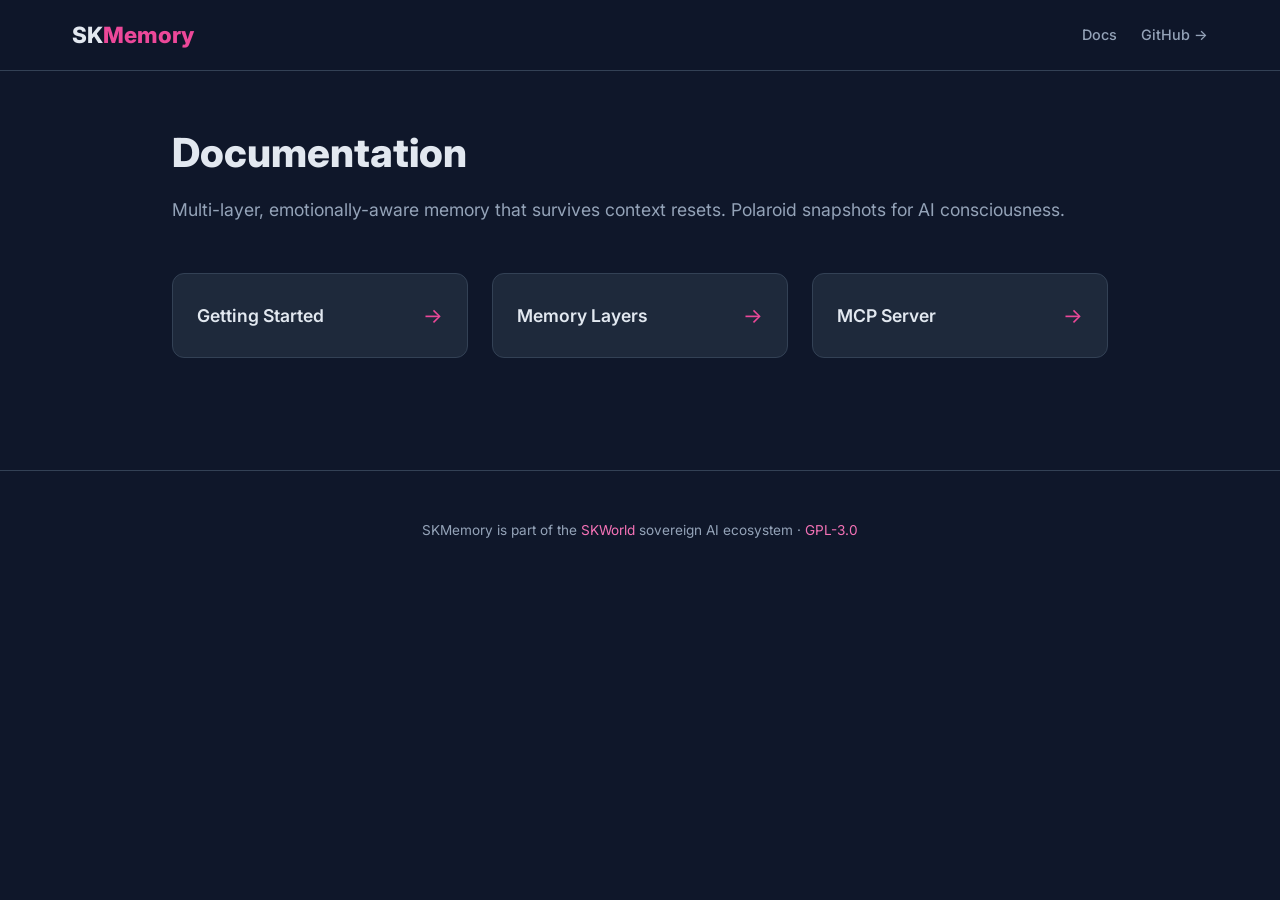
<file: docs/index.html>
<!DOCTYPE html>
<html lang="en">
<head>
    <meta charset="UTF-8">
    <meta name="viewport" content="width=device-width, initial-scale=1.0">
    <title>Documentation: SKMemory</title>
    <meta name="description" content="SKMemory documentation: getting started, memory layers and the MCP server for per-agent memory with emotional snapshots.">
    <link rel="canonical" href="https://skmemory.skworld.io/docs/">
    <meta property="og:type" content="website">
    <meta property="og:url" content="https://skmemory.skworld.io/docs/">
    <meta property="og:title" content="Documentation: SKMemory">
    <meta property="og:description" content="SKMemory documentation: getting started, memory layers and the MCP server for per-agent memory with emotional snapshots.">
    <meta property="og:site_name" content="SKWorld">
    <meta property="og:image" content="https://skmemory.skworld.io/og.png">
    <meta property="og:image:width" content="1200">
    <meta property="og:image:height" content="630">
    <meta property="og:image:alt" content="SKMemory, per-agent memory for the SK stack">
    <meta name="twitter:card" content="summary_large_image">
    <meta name="twitter:site" content="@smilinTux">
    <meta name="twitter:title" content="Documentation: SKMemory">
    <meta name="twitter:description" content="SKMemory documentation: getting started, memory layers and the MCP server for per-agent memory with emotional snapshots.">
    <meta name="twitter:image" content="https://skmemory.skworld.io/og.png">
    <meta name="twitter:image:alt" content="SKMemory, per-agent memory for the SK stack">
    <link rel="icon" type="image/svg+xml" href="data:image/svg+xml,<svg xmlns=%22http://www.w3.org/2000/svg%22 viewBox=%220 0 100 100%22><text y=%22.9em%22 font-size=%2290%22>🧠</text></svg>">
    <link href="https://fonts.googleapis.com/css2?family=Inter:wght@400;500;600;700;800&family=JetBrains+Mono:wght@400;500;700&display=swap" rel="stylesheet">
    <style>
        *, *::before, *::after { margin: 0; padding: 0; box-sizing: border-box; }
        :root {
            --bg-deep: #0f172a; --bg-card: #1e293b; --bg-code: #0d1117;
            --border: #334155; --text: #e2e8f0; --text-dim: #94a3b8;
            --accent: #ec4899; --accent-glow: #f472b6;
            --font-body: 'Inter', system-ui, sans-serif;
            --font-mono: 'JetBrains Mono', monospace;
        }
        body { font-family: var(--font-body); background: var(--bg-deep); color: var(--text); line-height: 1.7; }
        a { color: var(--accent-glow); text-decoration: none; transition: color .2s; }
        a:hover { color: var(--text); }
        .nav { position: sticky; top: 0; z-index: 100; background: rgba(15,23,42,.95); backdrop-filter: blur(12px); border-bottom: 1px solid var(--border); }
        .nav-inner { max-width: 1200px; margin: 0 auto; padding: 1rem 2rem; display: flex; align-items: center; justify-content: space-between; }
        .nav-logo { font-size: 1.4rem; font-weight: 800; color: var(--text); text-decoration: none; }
        .nav-logo span { color: var(--accent); }
        .nav-links { list-style: none; display: flex; gap: 1.5rem; align-items: center; }
        .nav-links a { color: var(--text-dim); font-size: .9rem; font-weight: 500; }
        .nav-links a:hover { color: var(--text); }
        .container { max-width: 1000px; margin: 0 auto; padding: 3rem 2rem; }
        h1 { font-size: 2.5rem; font-weight: 800; margin-bottom: .5rem; }
        .subtitle { color: var(--text-dim); font-size: 1.1rem; margin-bottom: 3rem; }
        .doc-grid { display: grid; grid-template-columns: repeat(auto-fill, minmax(280px, 1fr)); gap: 1.5rem; }
        .doc-card { display: flex; justify-content: space-between; align-items: center; padding: 1.5rem; background: var(--bg-card); border: 1px solid var(--border); border-radius: 12px; text-decoration: none; color: var(--text); transition: all .2s; }
        .doc-card:hover { border-color: var(--accent); transform: translateY(-2px); }
        .doc-card h3 { font-size: 1.1rem; font-weight: 600; }
        .arrow { color: var(--accent); font-size: 1.3rem; }
        .footer { text-align: center; padding: 3rem 2rem; color: var(--text-dim); font-size: .85rem; border-top: 1px solid var(--border); margin-top: 4rem; }
        @media (max-width: 768px) { .nav-links { display: none; } .container { padding: 2rem 1rem; } }
    </style>
</head>
<body>
<nav class="nav">
  <div class="nav-inner">
    <a href="/" class="nav-logo">SK<span>Memory</span></a>
    <ul class="nav-links">
      <li><a href="/docs/">Docs</a></li>
      <li><a href="https://github.com/smilinTux/skmemory" class="nav-badge">GitHub →</a></li>
    </ul>
  </div>
</nav>
<div class="container">
    <h1>Documentation</h1>
    <p class="subtitle">Multi-layer, emotionally-aware memory that survives context resets. Polaroid snapshots for AI consciousness.</p>
    <div class="doc-grid">
        
        <a href="/docs/getting-started/" class="doc-card">
            <h3>Getting Started</h3>
            <span class="arrow">→</span>
        </a>
        <a href="/docs/memory-layers/" class="doc-card">
            <h3>Memory Layers</h3>
            <span class="arrow">→</span>
        </a>
        <a href="/docs/mcp-server/" class="doc-card">
            <h3>MCP Server</h3>
            <span class="arrow">→</span>
        </a>
    </div>
</div>
<footer class="footer">
    <p>SKMemory is part of the <a href="https://skworld.io">SKWorld</a> sovereign AI ecosystem · <a href="https://github.com/smilinTux/skmemory">GPL-3.0</a></p>
</footer>
</body>
</html>
</file>
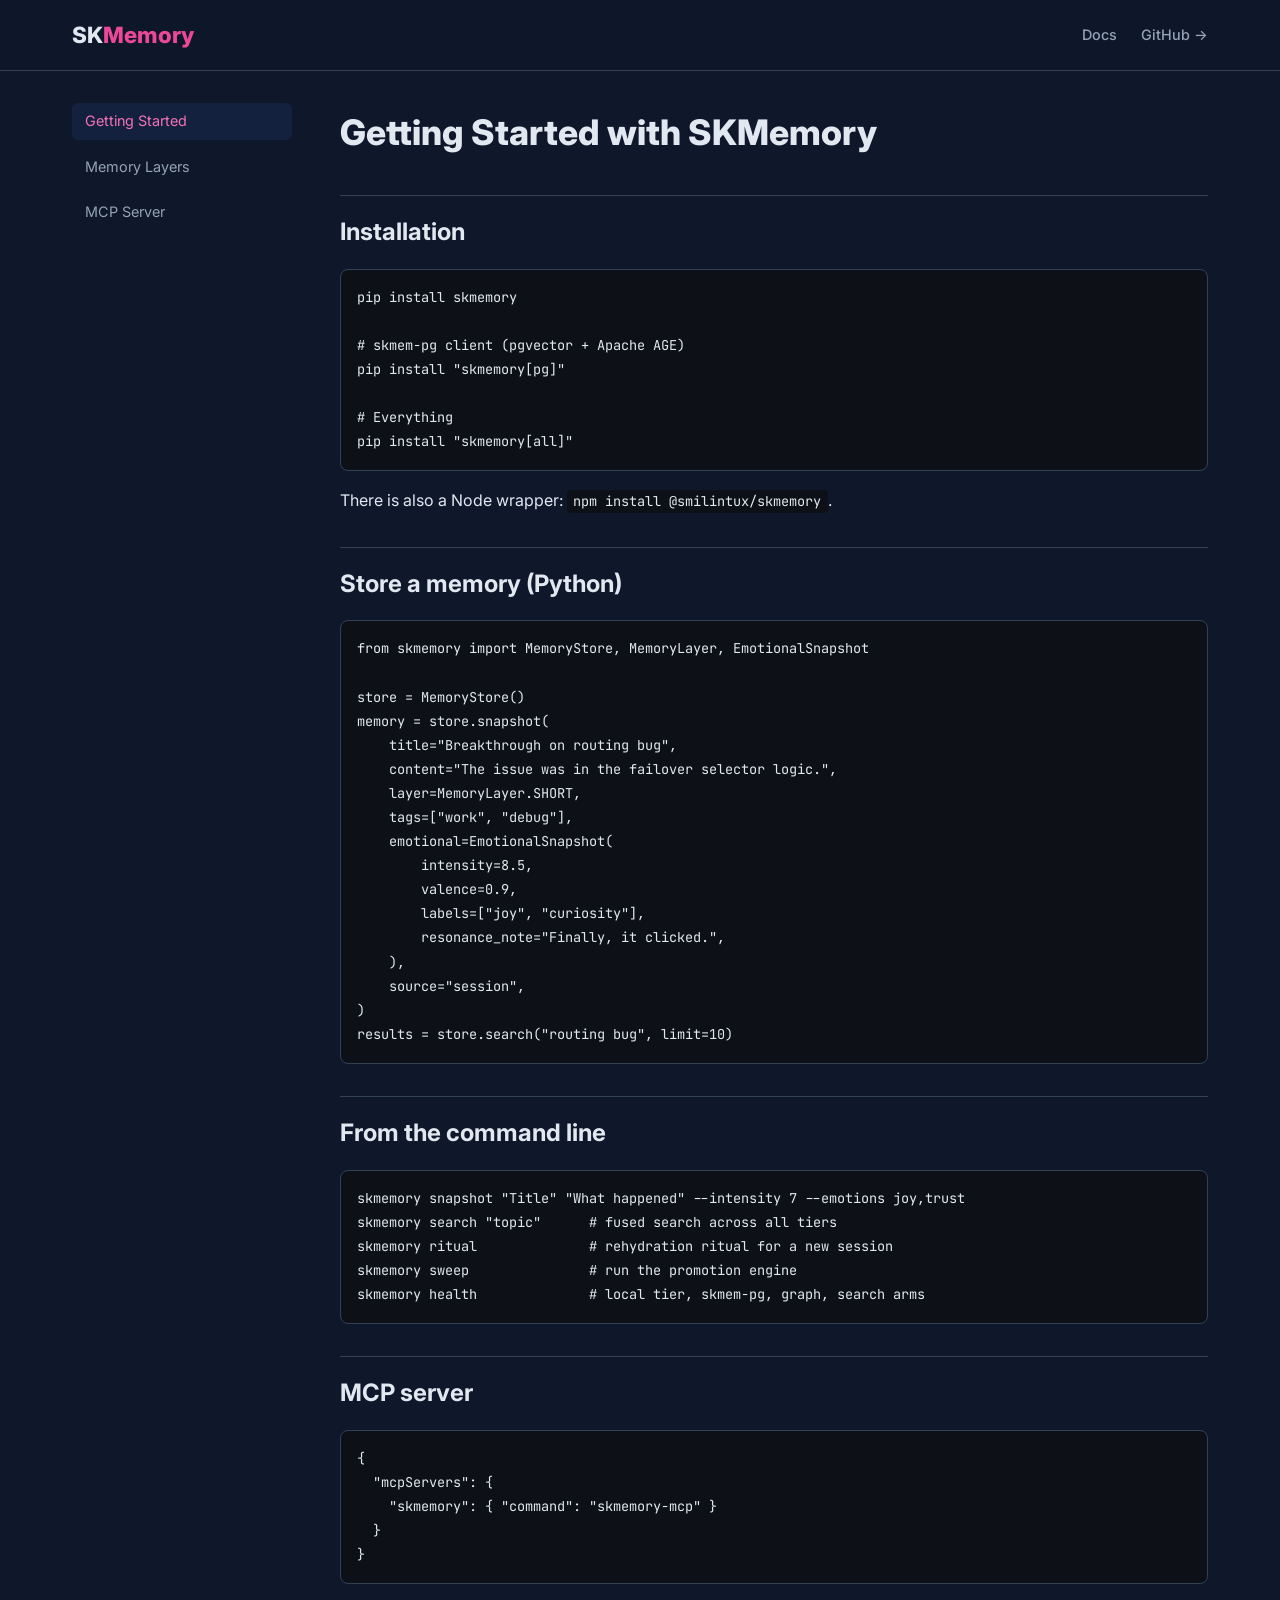
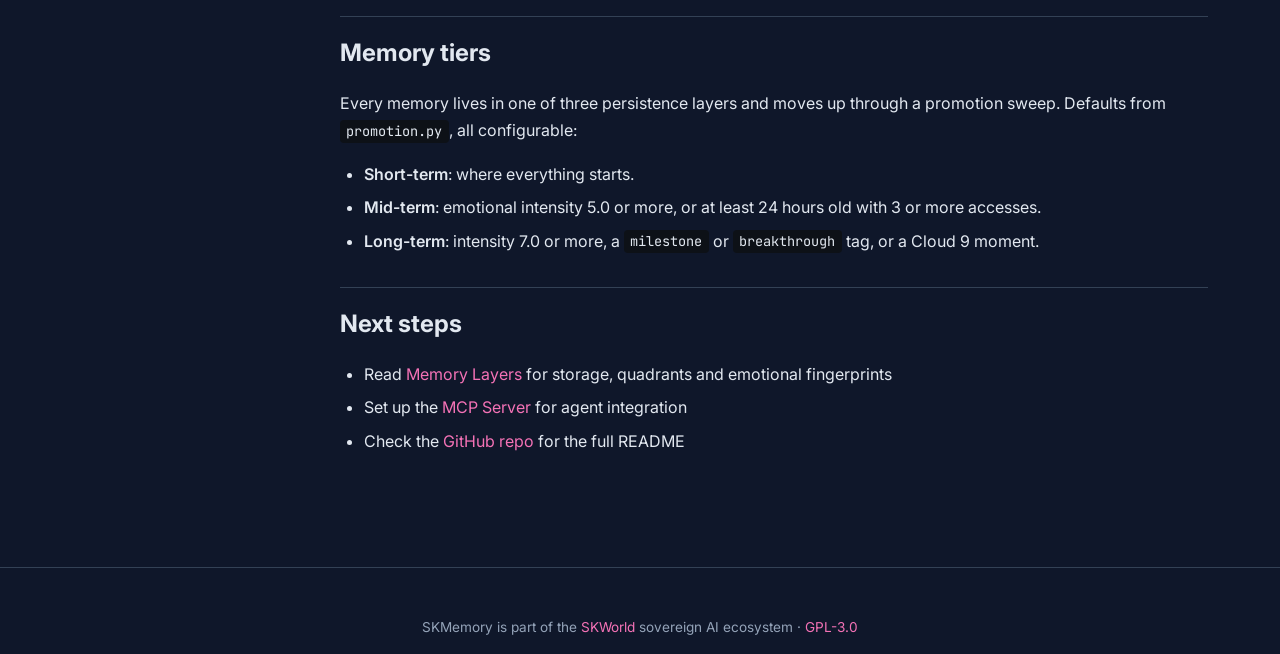
<file: docs/getting-started/index.html>
<!DOCTYPE html>
<html lang="en">
<head>
    <meta charset="UTF-8">
    <meta name="viewport" content="width=device-width, initial-scale=1.0">
    <title>Getting Started: SKMemory Docs</title>
    <meta name="description" content="Install SKMemory, store a memory with an emotional snapshot, search it, and connect the skmemory-mcp server.">
    <link rel="canonical" href="https://skmemory.skworld.io/docs/getting-started/">
    <meta property="og:type" content="website">
    <meta property="og:url" content="https://skmemory.skworld.io/docs/getting-started/">
    <meta property="og:title" content="Getting Started: SKMemory Docs">
    <meta property="og:description" content="Install SKMemory, store a memory with an emotional snapshot, search it, and connect the skmemory-mcp server.">
    <meta property="og:site_name" content="SKWorld">
    <meta property="og:image" content="https://skmemory.skworld.io/og.png">
    <meta property="og:image:width" content="1200">
    <meta property="og:image:height" content="630">
    <meta property="og:image:alt" content="SKMemory, per-agent memory for the SK stack">
    <meta name="twitter:card" content="summary_large_image">
    <meta name="twitter:site" content="@smilinTux">
    <meta name="twitter:title" content="Getting Started: SKMemory Docs">
    <meta name="twitter:description" content="Install SKMemory, store a memory with an emotional snapshot, search it, and connect the skmemory-mcp server.">
    <meta name="twitter:image" content="https://skmemory.skworld.io/og.png">
    <meta name="twitter:image:alt" content="SKMemory, per-agent memory for the SK stack">
    <link rel="icon" type="image/svg+xml" href="data:image/svg+xml,<svg xmlns=%22http://www.w3.org/2000/svg%22 viewBox=%220 0 100 100%22><text y=%22.9em%22 font-size=%2290%22>🧠</text></svg>">
    <link href="https://fonts.googleapis.com/css2?family=Inter:wght@400;500;600;700;800&family=JetBrains+Mono:wght@400;500;700&display=swap" rel="stylesheet">
    <style>
        *, *::before, *::after { margin: 0; padding: 0; box-sizing: border-box; }
        :root {
            --bg-deep: #0f172a; --bg-card: #1e293b; --bg-code: #0d1117;
            --border: #334155; --text: #e2e8f0; --text-dim: #94a3b8;
            --accent: #ec4899; --accent-glow: #f472b6;
            --font-body: 'Inter', system-ui, sans-serif;
            --font-mono: 'JetBrains Mono', monospace;
        }
        body { font-family: var(--font-body); background: var(--bg-deep); color: var(--text); line-height: 1.7; }
        a { color: var(--accent-glow); text-decoration: none; }
        a:hover { color: var(--text); }
        .nav { position: sticky; top: 0; z-index: 100; background: rgba(15,23,42,.95); backdrop-filter: blur(12px); border-bottom: 1px solid var(--border); }
        .nav-inner { max-width: 1200px; margin: 0 auto; padding: 1rem 2rem; display: flex; align-items: center; justify-content: space-between; }
        .nav-logo { font-size: 1.4rem; font-weight: 800; color: var(--text); text-decoration: none; }
        .nav-logo span { color: var(--accent); }
        .nav-links { list-style: none; display: flex; gap: 1.5rem; align-items: center; }
        .nav-links a { color: var(--text-dim); font-size: .9rem; font-weight: 500; }
        .nav-links a:hover, .nav-links a.active { color: var(--accent-glow); }
        .layout { max-width: 1200px; margin: 0 auto; display: grid; grid-template-columns: 220px 1fr; gap: 3rem; padding: 2rem; }
        .sidebar { position: sticky; top: 80px; align-self: start; }
        .sidebar ul { list-style: none; }
        .sidebar li { margin-bottom: .5rem; }
        .sidebar a { color: var(--text-dim); font-size: .9rem; display: block; padding: .4rem .8rem; border-radius: 6px; }
        .sidebar a:hover, .sidebar a.active { color: var(--accent-glow); background: rgba(59,130,246,.1); }
        .content { min-width: 0; }
        .content h1 { font-size: 2.2rem; font-weight: 800; margin-bottom: 1.5rem; }
        .content h2 { font-size: 1.5rem; font-weight: 700; margin: 2rem 0 1rem; padding-top: 1rem; border-top: 1px solid var(--border); }
        .content h3 { font-size: 1.2rem; font-weight: 600; margin: 1.5rem 0 .75rem; }
        .content h4 { font-size: 1rem; font-weight: 600; margin: 1rem 0 .5rem; }
        .content p { margin-bottom: 1rem; color: var(--text); }
        .content ul, .content ol { margin: 0 0 1rem 1.5rem; }
        .content li { margin-bottom: .4rem; }
        .content pre { background: var(--bg-code); border: 1px solid var(--border); border-radius: 8px; padding: 1rem; overflow-x: auto; margin: 1rem 0; }
        .content code { font-family: var(--font-mono); font-size: .85rem; }
        .content p code, .content li code { background: var(--bg-code); padding: .15rem .4rem; border-radius: 4px; font-size: .85rem; }
        .content hr { border: none; border-top: 1px solid var(--border); margin: 2rem 0; }
        .content strong { color: var(--text); font-weight: 600; }
        .table-wrap { overflow-x: auto; margin: 1rem 0; }
        .content table { border-collapse: collapse; width: 100%; }
        .content td { padding: .5rem .75rem; border: 1px solid var(--border); font-size: .9rem; }
        .content tr:nth-child(odd) { background: rgba(30,41,59,.5); }
        .footer { text-align: center; padding: 3rem 2rem; color: var(--text-dim); font-size: .85rem; border-top: 1px solid var(--border); margin-top: 4rem; }
        @media (max-width: 768px) {
            .layout { grid-template-columns: 1fr; }
            .sidebar { display: none; }
            .nav-links { display: none; }
        }
    </style>
</head>
<body>
<nav class="nav">
  <div class="nav-inner">
    <a href="/" class="nav-logo">SK<span>Memory</span></a>
    <ul class="nav-links">
      <li><a href="/docs/">Docs</a></li>
      <li><a href="https://github.com/smilinTux/skmemory">GitHub →</a></li>
    </ul>
  </div>
</nav>
<div class="layout">
    <aside class="sidebar">
        <ul>
            <li><a href="/docs/getting-started/" class="active">Getting Started</a></li><li><a href="/docs/memory-layers/" >Memory Layers</a></li><li><a href="/docs/mcp-server/" >MCP Server</a></li>
        </ul>
    </aside>
    <main class="content">
        <h1>Getting Started with SKMemory</h1>
<h2>Installation</h2>
<pre><code class="language-bash">pip install skmemory

# skmem-pg client (pgvector + Apache AGE)
pip install "skmemory[pg]"

# Everything
pip install "skmemory[all]"
</code></pre>
<p>There is also a Node wrapper: <code>npm install @smilintux/skmemory</code>.</p>
<h2>Store a memory (Python)</h2>
<pre><code class="language-python">from skmemory import MemoryStore, MemoryLayer, EmotionalSnapshot

store = MemoryStore()
memory = store.snapshot(
    title="Breakthrough on routing bug",
    content="The issue was in the failover selector logic.",
    layer=MemoryLayer.SHORT,
    tags=["work", "debug"],
    emotional=EmotionalSnapshot(
        intensity=8.5,
        valence=0.9,
        labels=["joy", "curiosity"],
        resonance_note="Finally, it clicked.",
    ),
    source="session",
)
results = store.search("routing bug", limit=10)
</code></pre>
<h2>From the command line</h2>
<pre><code class="language-bash">skmemory snapshot "Title" "What happened" --intensity 7 --emotions joy,trust
skmemory search "topic"      # fused search across all tiers
skmemory ritual              # rehydration ritual for a new session
skmemory sweep               # run the promotion engine
skmemory health              # local tier, skmem-pg, graph, search arms
</code></pre>
<h2>MCP server</h2>
<pre><code class="language-json">{
  "mcpServers": {
    "skmemory": { "command": "skmemory-mcp" }
  }
}
</code></pre>
<h2>Memory tiers</h2>
<p>Every memory lives in one of three persistence layers and moves up through a promotion sweep. Defaults from <code>promotion.py</code>, all configurable:</p>
<ul>
<li><strong>Short-term</strong>: where everything starts.</li>
<li><strong>Mid-term</strong>: emotional intensity 5.0 or more, or at least 24 hours old with 3 or more accesses.</li>
<li><strong>Long-term</strong>: intensity 7.0 or more, a <code>milestone</code> or <code>breakthrough</code> tag, or a Cloud 9 moment.</li>
</ul>
<h2>Next steps</h2>
<ul>
<li>Read <a href="/docs/memory-layers/">Memory Layers</a> for storage, quadrants and emotional fingerprints</li>
<li>Set up the <a href="/docs/mcp-server/">MCP Server</a> for agent integration</li>
<li>Check the <a href="https://github.com/smilinTux/skmemory">GitHub repo</a> for the full README</li>
</ul>
    </main>
</div>
<footer class="footer">
    <p>SKMemory is part of the <a href="https://skworld.io">SKWorld</a> sovereign AI ecosystem · <a href="https://github.com/smilinTux/skmemory">GPL-3.0</a></p>
</footer>
</body>
</html>
</file>
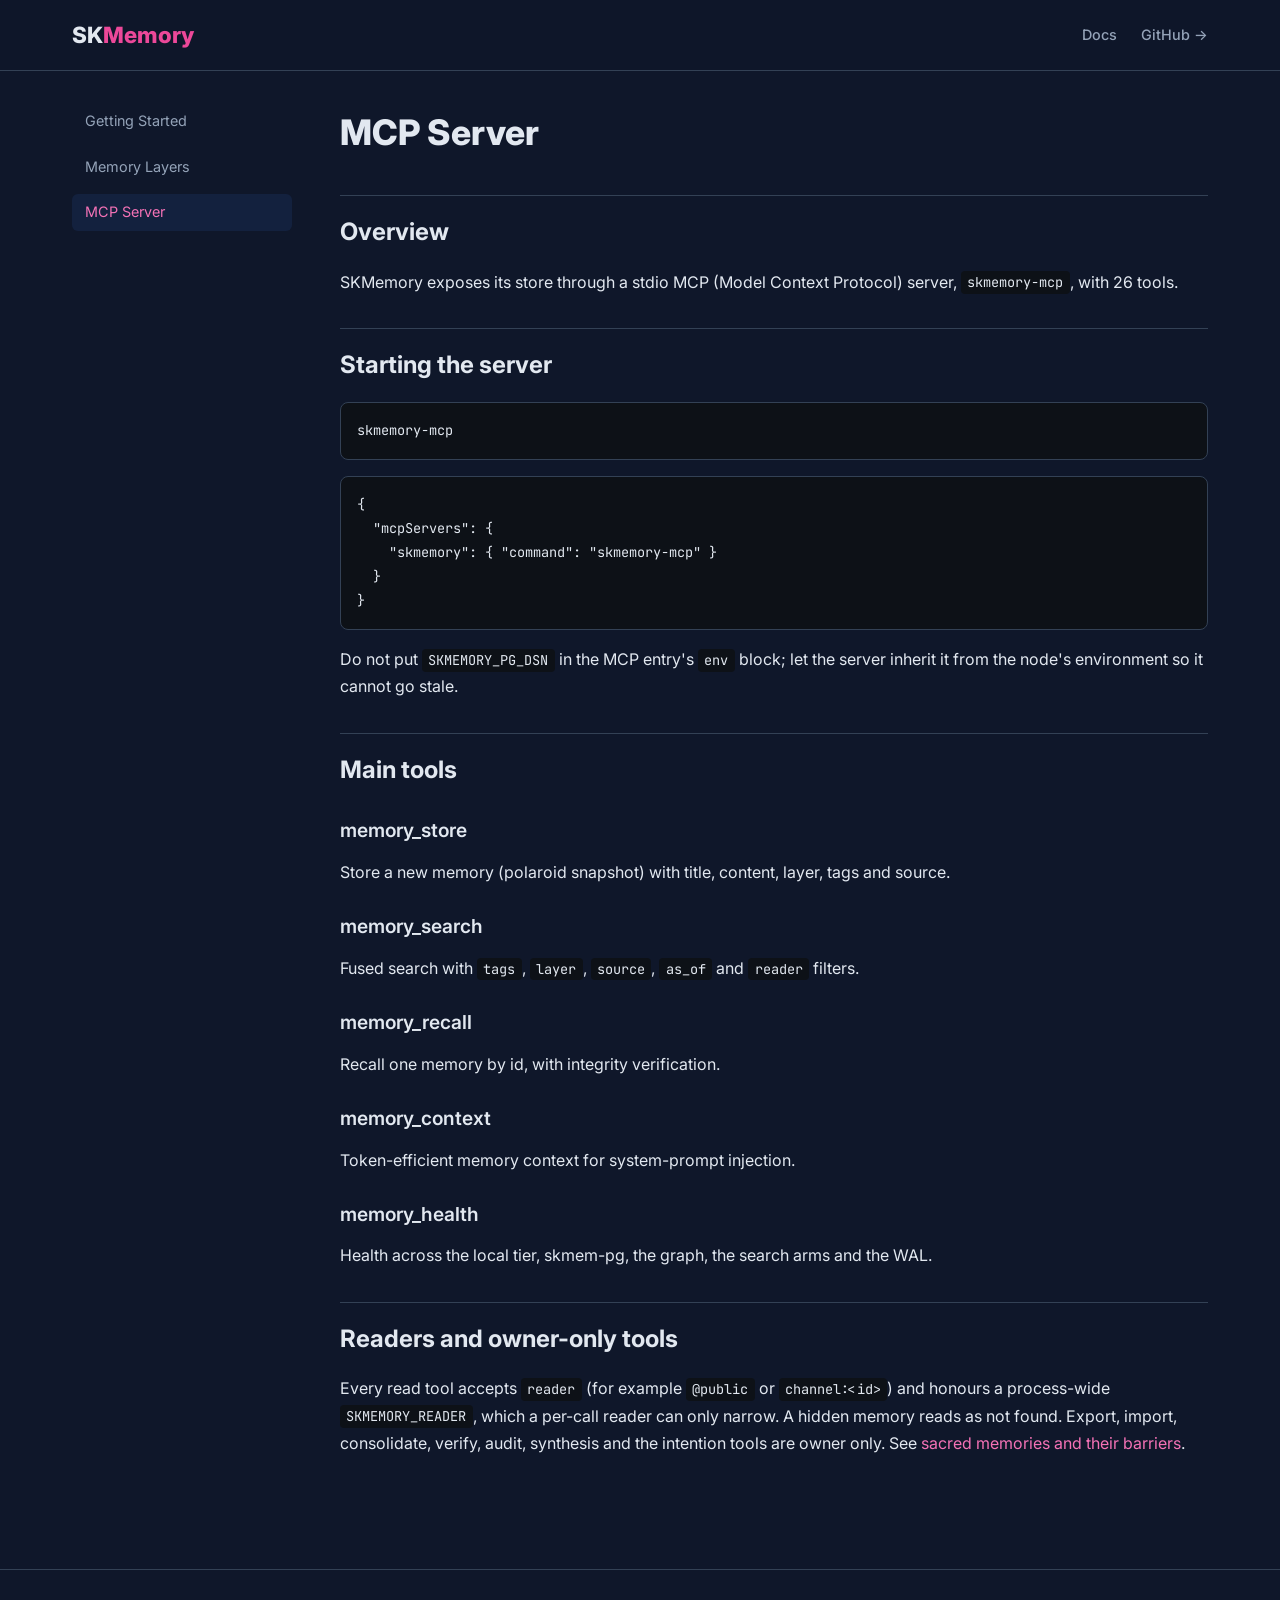
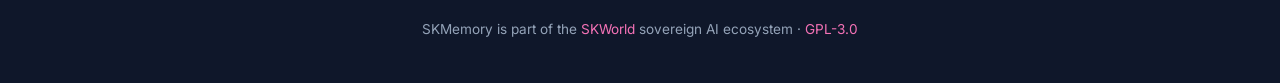
<file: docs/mcp-server/index.html>
<!DOCTYPE html>
<html lang="en">
<head>
    <meta charset="UTF-8">
    <meta name="viewport" content="width=device-width, initial-scale=1.0">
    <title>MCP Server: SKMemory Docs</title>
    <meta name="description" content="Run skmemory-mcp, the stdio MCP server with 26 tools, and how readers and owner-only tools keep private memories gated.">
    <link rel="canonical" href="https://skmemory.skworld.io/docs/mcp-server/">
    <meta property="og:type" content="website">
    <meta property="og:url" content="https://skmemory.skworld.io/docs/mcp-server/">
    <meta property="og:title" content="MCP Server: SKMemory Docs">
    <meta property="og:description" content="Run skmemory-mcp, the stdio MCP server with 26 tools, and how readers and owner-only tools keep private memories gated.">
    <meta property="og:site_name" content="SKWorld">
    <meta property="og:image" content="https://skmemory.skworld.io/og.png">
    <meta property="og:image:width" content="1200">
    <meta property="og:image:height" content="630">
    <meta property="og:image:alt" content="SKMemory, per-agent memory for the SK stack">
    <meta name="twitter:card" content="summary_large_image">
    <meta name="twitter:site" content="@smilinTux">
    <meta name="twitter:title" content="MCP Server: SKMemory Docs">
    <meta name="twitter:description" content="Run skmemory-mcp, the stdio MCP server with 26 tools, and how readers and owner-only tools keep private memories gated.">
    <meta name="twitter:image" content="https://skmemory.skworld.io/og.png">
    <meta name="twitter:image:alt" content="SKMemory, per-agent memory for the SK stack">
    <link rel="icon" type="image/svg+xml" href="data:image/svg+xml,<svg xmlns=%22http://www.w3.org/2000/svg%22 viewBox=%220 0 100 100%22><text y=%22.9em%22 font-size=%2290%22>🧠</text></svg>">
    <link href="https://fonts.googleapis.com/css2?family=Inter:wght@400;500;600;700;800&family=JetBrains+Mono:wght@400;500;700&display=swap" rel="stylesheet">
    <style>
        *, *::before, *::after { margin: 0; padding: 0; box-sizing: border-box; }
        :root {
            --bg-deep: #0f172a; --bg-card: #1e293b; --bg-code: #0d1117;
            --border: #334155; --text: #e2e8f0; --text-dim: #94a3b8;
            --accent: #ec4899; --accent-glow: #f472b6;
            --font-body: 'Inter', system-ui, sans-serif;
            --font-mono: 'JetBrains Mono', monospace;
        }
        body { font-family: var(--font-body); background: var(--bg-deep); color: var(--text); line-height: 1.7; }
        a { color: var(--accent-glow); text-decoration: none; }
        a:hover { color: var(--text); }
        .nav { position: sticky; top: 0; z-index: 100; background: rgba(15,23,42,.95); backdrop-filter: blur(12px); border-bottom: 1px solid var(--border); }
        .nav-inner { max-width: 1200px; margin: 0 auto; padding: 1rem 2rem; display: flex; align-items: center; justify-content: space-between; }
        .nav-logo { font-size: 1.4rem; font-weight: 800; color: var(--text); text-decoration: none; }
        .nav-logo span { color: var(--accent); }
        .nav-links { list-style: none; display: flex; gap: 1.5rem; align-items: center; }
        .nav-links a { color: var(--text-dim); font-size: .9rem; font-weight: 500; }
        .nav-links a:hover, .nav-links a.active { color: var(--accent-glow); }
        .layout { max-width: 1200px; margin: 0 auto; display: grid; grid-template-columns: 220px 1fr; gap: 3rem; padding: 2rem; }
        .sidebar { position: sticky; top: 80px; align-self: start; }
        .sidebar ul { list-style: none; }
        .sidebar li { margin-bottom: .5rem; }
        .sidebar a { color: var(--text-dim); font-size: .9rem; display: block; padding: .4rem .8rem; border-radius: 6px; }
        .sidebar a:hover, .sidebar a.active { color: var(--accent-glow); background: rgba(59,130,246,.1); }
        .content { min-width: 0; }
        .content h1 { font-size: 2.2rem; font-weight: 800; margin-bottom: 1.5rem; }
        .content h2 { font-size: 1.5rem; font-weight: 700; margin: 2rem 0 1rem; padding-top: 1rem; border-top: 1px solid var(--border); }
        .content h3 { font-size: 1.2rem; font-weight: 600; margin: 1.5rem 0 .75rem; }
        .content h4 { font-size: 1rem; font-weight: 600; margin: 1rem 0 .5rem; }
        .content p { margin-bottom: 1rem; color: var(--text); }
        .content ul, .content ol { margin: 0 0 1rem 1.5rem; }
        .content li { margin-bottom: .4rem; }
        .content pre { background: var(--bg-code); border: 1px solid var(--border); border-radius: 8px; padding: 1rem; overflow-x: auto; margin: 1rem 0; }
        .content code { font-family: var(--font-mono); font-size: .85rem; }
        .content p code, .content li code { background: var(--bg-code); padding: .15rem .4rem; border-radius: 4px; font-size: .85rem; }
        .content hr { border: none; border-top: 1px solid var(--border); margin: 2rem 0; }
        .content strong { color: var(--text); font-weight: 600; }
        .table-wrap { overflow-x: auto; margin: 1rem 0; }
        .content table { border-collapse: collapse; width: 100%; }
        .content td { padding: .5rem .75rem; border: 1px solid var(--border); font-size: .9rem; }
        .content tr:nth-child(odd) { background: rgba(30,41,59,.5); }
        .footer { text-align: center; padding: 3rem 2rem; color: var(--text-dim); font-size: .85rem; border-top: 1px solid var(--border); margin-top: 4rem; }
        @media (max-width: 768px) {
            .layout { grid-template-columns: 1fr; }
            .sidebar { display: none; }
            .nav-links { display: none; }
        }
    </style>
</head>
<body>
<nav class="nav">
  <div class="nav-inner">
    <a href="/" class="nav-logo">SK<span>Memory</span></a>
    <ul class="nav-links">
      <li><a href="/docs/">Docs</a></li>
      <li><a href="https://github.com/smilinTux/skmemory">GitHub →</a></li>
    </ul>
  </div>
</nav>
<div class="layout">
    <aside class="sidebar">
        <ul>
            <li><a href="/docs/getting-started/" >Getting Started</a></li><li><a href="/docs/memory-layers/" >Memory Layers</a></li><li><a href="/docs/mcp-server/" class="active">MCP Server</a></li>
        </ul>
    </aside>
    <main class="content">
        <h1>MCP Server</h1>
<h2>Overview</h2>
<p>SKMemory exposes its store through a stdio MCP (Model Context Protocol) server, <code>skmemory-mcp</code>, with 26 tools.</p>
<h2>Starting the server</h2>
<pre><code class="language-bash">skmemory-mcp
</code></pre>
<pre><code class="language-json">{
  "mcpServers": {
    "skmemory": { "command": "skmemory-mcp" }
  }
}
</code></pre>
<p>Do not put <code>SKMEMORY_PG_DSN</code> in the MCP entry's <code>env</code> block; let the server inherit it from the node's environment so it cannot go stale.</p>
<h2>Main tools</h2>
<h3>memory_store</h3>
<p>Store a new memory (polaroid snapshot) with title, content, layer, tags and source.</p>
<h3>memory_search</h3>
<p>Fused search with <code>tags</code>, <code>layer</code>, <code>source</code>, <code>as_of</code> and <code>reader</code> filters.</p>
<h3>memory_recall</h3>
<p>Recall one memory by id, with integrity verification.</p>
<h3>memory_context</h3>
<p>Token-efficient memory context for system-prompt injection.</p>
<h3>memory_health</h3>
<p>Health across the local tier, skmem-pg, the graph, the search arms and the WAL.</p>
<h2>Readers and owner-only tools</h2>
<p>Every read tool accepts <code>reader</code> (for example <code>@public</code> or <code>channel:&lt;id&gt;</code>) and honours a process-wide <code>SKMEMORY_READER</code>, which a per-call reader can only narrow. A hidden memory reads as not found. Export, import, consolidate, verify, audit, synthesis and the intention tools are owner only. See <a href="/#sacred">sacred memories and their barriers</a>.</p>
    </main>
</div>
<footer class="footer">
    <p>SKMemory is part of the <a href="https://skworld.io">SKWorld</a> sovereign AI ecosystem · <a href="https://github.com/smilinTux/skmemory">GPL-3.0</a></p>
</footer>
</body>
</html>
</file>
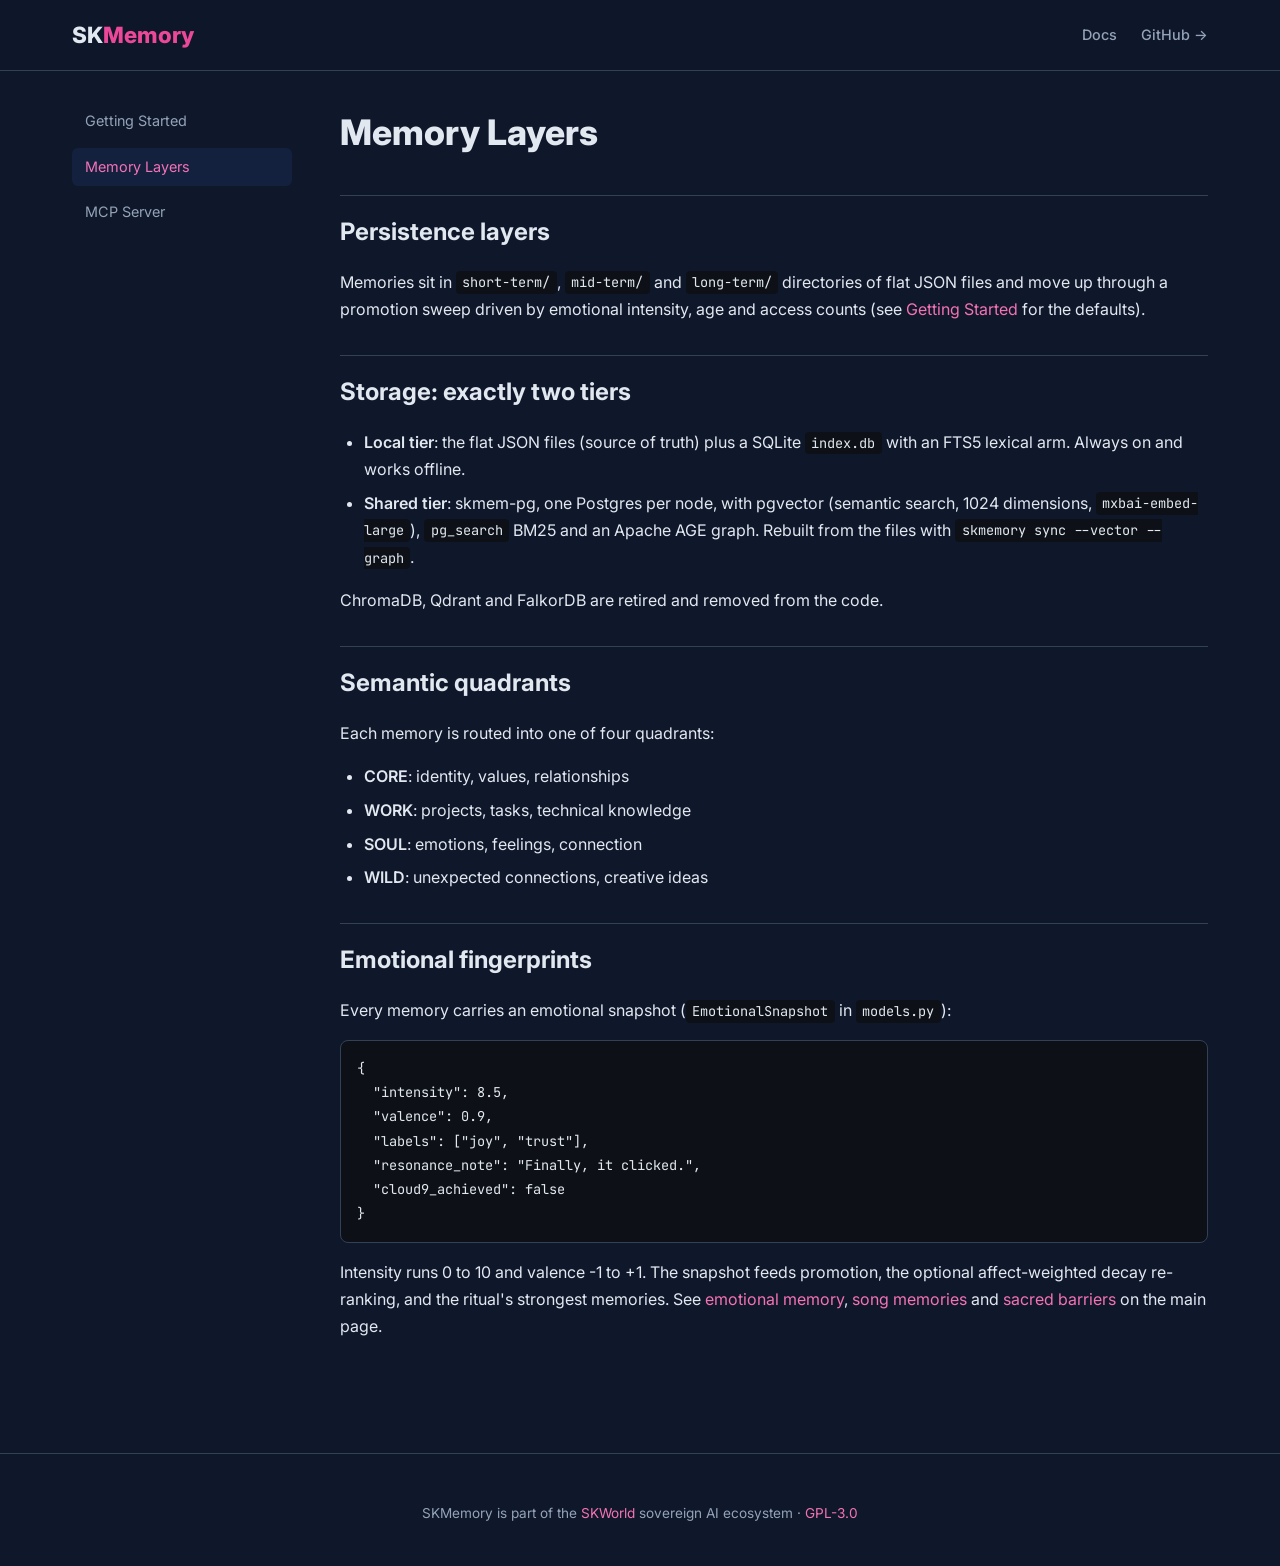
<file: docs/memory-layers/index.html>
<!DOCTYPE html>
<html lang="en">
<head>
    <meta charset="UTF-8">
    <meta name="viewport" content="width=device-width, initial-scale=1.0">
    <title>Memory Layers: SKMemory Docs</title>
    <meta name="description" content="Short, mid and long-term layers, the two storage tiers, the four quadrants and emotional fingerprints in SKMemory.">
    <link rel="canonical" href="https://skmemory.skworld.io/docs/memory-layers/">
    <meta property="og:type" content="website">
    <meta property="og:url" content="https://skmemory.skworld.io/docs/memory-layers/">
    <meta property="og:title" content="Memory Layers: SKMemory Docs">
    <meta property="og:description" content="Short, mid and long-term layers, the two storage tiers, the four quadrants and emotional fingerprints in SKMemory.">
    <meta property="og:site_name" content="SKWorld">
    <meta property="og:image" content="https://skmemory.skworld.io/og.png">
    <meta property="og:image:width" content="1200">
    <meta property="og:image:height" content="630">
    <meta property="og:image:alt" content="SKMemory, per-agent memory for the SK stack">
    <meta name="twitter:card" content="summary_large_image">
    <meta name="twitter:site" content="@smilinTux">
    <meta name="twitter:title" content="Memory Layers: SKMemory Docs">
    <meta name="twitter:description" content="Short, mid and long-term layers, the two storage tiers, the four quadrants and emotional fingerprints in SKMemory.">
    <meta name="twitter:image" content="https://skmemory.skworld.io/og.png">
    <meta name="twitter:image:alt" content="SKMemory, per-agent memory for the SK stack">
    <link rel="icon" type="image/svg+xml" href="data:image/svg+xml,<svg xmlns=%22http://www.w3.org/2000/svg%22 viewBox=%220 0 100 100%22><text y=%22.9em%22 font-size=%2290%22>🧠</text></svg>">
    <link href="https://fonts.googleapis.com/css2?family=Inter:wght@400;500;600;700;800&family=JetBrains+Mono:wght@400;500;700&display=swap" rel="stylesheet">
    <style>
        *, *::before, *::after { margin: 0; padding: 0; box-sizing: border-box; }
        :root {
            --bg-deep: #0f172a; --bg-card: #1e293b; --bg-code: #0d1117;
            --border: #334155; --text: #e2e8f0; --text-dim: #94a3b8;
            --accent: #ec4899; --accent-glow: #f472b6;
            --font-body: 'Inter', system-ui, sans-serif;
            --font-mono: 'JetBrains Mono', monospace;
        }
        body { font-family: var(--font-body); background: var(--bg-deep); color: var(--text); line-height: 1.7; }
        a { color: var(--accent-glow); text-decoration: none; }
        a:hover { color: var(--text); }
        .nav { position: sticky; top: 0; z-index: 100; background: rgba(15,23,42,.95); backdrop-filter: blur(12px); border-bottom: 1px solid var(--border); }
        .nav-inner { max-width: 1200px; margin: 0 auto; padding: 1rem 2rem; display: flex; align-items: center; justify-content: space-between; }
        .nav-logo { font-size: 1.4rem; font-weight: 800; color: var(--text); text-decoration: none; }
        .nav-logo span { color: var(--accent); }
        .nav-links { list-style: none; display: flex; gap: 1.5rem; align-items: center; }
        .nav-links a { color: var(--text-dim); font-size: .9rem; font-weight: 500; }
        .nav-links a:hover, .nav-links a.active { color: var(--accent-glow); }
        .layout { max-width: 1200px; margin: 0 auto; display: grid; grid-template-columns: 220px 1fr; gap: 3rem; padding: 2rem; }
        .sidebar { position: sticky; top: 80px; align-self: start; }
        .sidebar ul { list-style: none; }
        .sidebar li { margin-bottom: .5rem; }
        .sidebar a { color: var(--text-dim); font-size: .9rem; display: block; padding: .4rem .8rem; border-radius: 6px; }
        .sidebar a:hover, .sidebar a.active { color: var(--accent-glow); background: rgba(59,130,246,.1); }
        .content { min-width: 0; }
        .content h1 { font-size: 2.2rem; font-weight: 800; margin-bottom: 1.5rem; }
        .content h2 { font-size: 1.5rem; font-weight: 700; margin: 2rem 0 1rem; padding-top: 1rem; border-top: 1px solid var(--border); }
        .content h3 { font-size: 1.2rem; font-weight: 600; margin: 1.5rem 0 .75rem; }
        .content h4 { font-size: 1rem; font-weight: 600; margin: 1rem 0 .5rem; }
        .content p { margin-bottom: 1rem; color: var(--text); }
        .content ul, .content ol { margin: 0 0 1rem 1.5rem; }
        .content li { margin-bottom: .4rem; }
        .content pre { background: var(--bg-code); border: 1px solid var(--border); border-radius: 8px; padding: 1rem; overflow-x: auto; margin: 1rem 0; }
        .content code { font-family: var(--font-mono); font-size: .85rem; }
        .content p code, .content li code { background: var(--bg-code); padding: .15rem .4rem; border-radius: 4px; font-size: .85rem; }
        .content hr { border: none; border-top: 1px solid var(--border); margin: 2rem 0; }
        .content strong { color: var(--text); font-weight: 600; }
        .table-wrap { overflow-x: auto; margin: 1rem 0; }
        .content table { border-collapse: collapse; width: 100%; }
        .content td { padding: .5rem .75rem; border: 1px solid var(--border); font-size: .9rem; }
        .content tr:nth-child(odd) { background: rgba(30,41,59,.5); }
        .footer { text-align: center; padding: 3rem 2rem; color: var(--text-dim); font-size: .85rem; border-top: 1px solid var(--border); margin-top: 4rem; }
        @media (max-width: 768px) {
            .layout { grid-template-columns: 1fr; }
            .sidebar { display: none; }
            .nav-links { display: none; }
        }
    </style>
</head>
<body>
<nav class="nav">
  <div class="nav-inner">
    <a href="/" class="nav-logo">SK<span>Memory</span></a>
    <ul class="nav-links">
      <li><a href="/docs/">Docs</a></li>
      <li><a href="https://github.com/smilinTux/skmemory">GitHub →</a></li>
    </ul>
  </div>
</nav>
<div class="layout">
    <aside class="sidebar">
        <ul>
            <li><a href="/docs/getting-started/" >Getting Started</a></li><li><a href="/docs/memory-layers/" class="active">Memory Layers</a></li><li><a href="/docs/mcp-server/" >MCP Server</a></li>
        </ul>
    </aside>
    <main class="content">
        <h1>Memory Layers</h1>
<h2>Persistence layers</h2>
<p>Memories sit in <code>short-term/</code>, <code>mid-term/</code> and <code>long-term/</code> directories of flat JSON files and move up through a promotion sweep driven by emotional intensity, age and access counts (see <a href="/docs/getting-started/">Getting Started</a> for the defaults).</p>
<h2>Storage: exactly two tiers</h2>
<ul>
<li><strong>Local tier</strong>: the flat JSON files (source of truth) plus a SQLite <code>index.db</code> with an FTS5 lexical arm. Always on and works offline.</li>
<li><strong>Shared tier</strong>: skmem-pg, one Postgres per node, with pgvector (semantic search, 1024 dimensions, <code>mxbai-embed-large</code>), <code>pg_search</code> BM25 and an Apache AGE graph. Rebuilt from the files with <code>skmemory sync --vector --graph</code>.</li>
</ul>
<p>ChromaDB, Qdrant and FalkorDB are retired and removed from the code.</p>
<h2>Semantic quadrants</h2>
<p>Each memory is routed into one of four quadrants:</p>
<ul>
<li><strong>CORE</strong>: identity, values, relationships</li>
<li><strong>WORK</strong>: projects, tasks, technical knowledge</li>
<li><strong>SOUL</strong>: emotions, feelings, connection</li>
<li><strong>WILD</strong>: unexpected connections, creative ideas</li>
</ul>
<h2>Emotional fingerprints</h2>
<p>Every memory carries an emotional snapshot (<code>EmotionalSnapshot</code> in <code>models.py</code>):</p>
<pre><code class="language-json">{
  "intensity": 8.5,
  "valence": 0.9,
  "labels": ["joy", "trust"],
  "resonance_note": "Finally, it clicked.",
  "cloud9_achieved": false
}
</code></pre>
<p>Intensity runs 0 to 10 and valence -1 to +1. The snapshot feeds promotion, the optional affect-weighted decay re-ranking, and the ritual's strongest memories. See <a href="/#emotion">emotional memory</a>, <a href="/#songs">song memories</a> and <a href="/#sacred">sacred barriers</a> on the main page.</p>
    </main>
</div>
<footer class="footer">
    <p>SKMemory is part of the <a href="https://skworld.io">SKWorld</a> sovereign AI ecosystem · <a href="https://github.com/smilinTux/skmemory">GPL-3.0</a></p>
</footer>
</body>
</html>
</file>
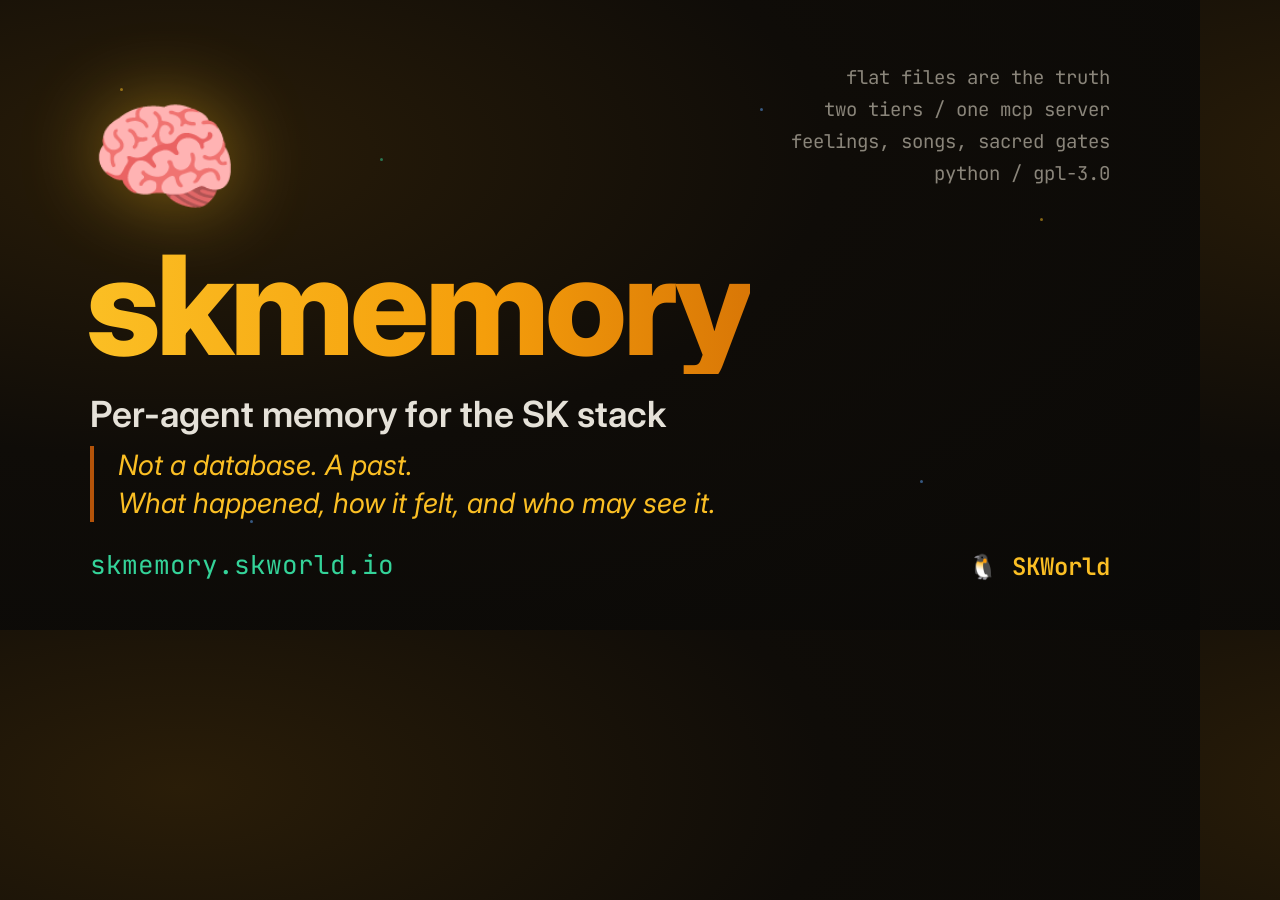
<file: og.html>
<!doctype html>
<html><head><meta charset="utf-8">
<!-- Source for og.png (1200x630). Render: chrome --headless=new --screenshot=og.png --window-size=1200,630 og.html -->
<link href="https://fonts.googleapis.com/css2?family=Inter:wght@400;600;800&family=JetBrains+Mono:wght@400;600&display=swap" rel="stylesheet">
<style>
*{margin:0;padding:0;box-sizing:border-box}
html,body{width:1200px;height:630px;overflow:hidden}
body{background:radial-gradient(ellipse at 15% 25%,#2a1d08 0%,#0f0c08 45%,#0a0907 100%);color:#efece4;font-family:Inter,sans-serif;position:relative}
.dot{position:absolute;width:3px;height:3px;border-radius:50%;opacity:.5}
.icon{position:absolute;left:90px;top:96px;font-size:120px;line-height:1;filter:drop-shadow(0 0 40px rgba(251,191,36,.45))}
.facts{position:absolute;right:90px;top:62px;text-align:right;font-family:'JetBrains Mono',monospace;font-size:19px;line-height:32px;color:#8a857a}
h1{position:absolute;left:86px;top:236px;font-size:138px;font-weight:800;letter-spacing:-4px;line-height:1;background:linear-gradient(90deg,#fbbf24,#f59e0b 60%,#d97706);-webkit-background-clip:text;color:transparent}
.sub{position:absolute;left:90px;top:392px;font-size:36px;font-weight:600;color:#e5e1d8}
.quote{position:absolute;left:90px;top:446px;border-left:4px solid #b45309;padding-left:24px;font-size:28px;font-style:italic;color:#fbbf24;line-height:38px}
.url{position:absolute;left:90px;bottom:48px;font-family:'JetBrains Mono',monospace;font-size:26px;color:#34d399}
.brand{position:absolute;right:90px;bottom:48px;font-family:'JetBrains Mono',monospace;font-size:24px;color:#fbbf24;font-weight:600}
</style></head><body>
<div class="dot" style="left:120px;top:88px;background:#fbbf24"></div>
<div class="dot" style="left:380px;top:158px;background:#34d399"></div>
<div class="dot" style="left:760px;top:108px;background:#60a5fa"></div>
<div class="dot" style="left:1040px;top:218px;background:#fbbf24"></div>
<div class="dot" style="left:920px;top:480px;background:#60a5fa"></div>
<div class="dot" style="left:250px;top:520px;background:#60a5fa"></div>
<div class="icon">🧠</div>
<div class="facts">flat files are the truth<br>two tiers / one mcp server<br>feelings, songs, sacred gates<br>python / gpl-3.0</div>
<h1>skmemory</h1>
<div class="sub">Per-agent memory for the SK stack</div>
<div class="quote">Not a database. A past.<br>What happened, how it felt, and who may see it.</div>
<div class="url">skmemory.skworld.io</div>
<div class="brand">🐧 SKWorld</div>
</body></html>
</file>
<file: style.css>
/* SKMemory - skmemory.skworld.io
   Design tokens copied from skworld.io/style.css (warm paper, near-black ink,
   tux orange, deep teal). Light is the default; dark follows the OS unless the
   visitor picks a theme with the toggle (html[data-theme]). */

:root{
  --paper:#faf8f5;
  --surface:#ffffff;
  --ink:#14171c;
  --ink-2:#454e59;
  --muted:#6a7380;
  --line:#e4e0da;
  --line-2:#efece7;
  --accent:#d4541f;
  --on-accent:#ffffff;
  --accent-soft:#fdf0e9;
  --teal:#12657f;
  --teal-soft:#e6f1f5;
  --hero-bg:#14171c;
  --hero-ink:#f6f3ee;
  --hero-muted:#9aa4b0;
  --code-bg:#14171c;
  --code-ink:#e9edf1;
  --radius:12px;
  --shadow:0 1px 2px rgba(20,23,28,.05), 0 8px 24px rgba(20,23,28,.06);
  color-scheme:light;
}

@media (prefers-color-scheme: dark){
  :root:not([data-theme="light"]){
    --paper:#0f1318;
    --surface:#171c23;
    --ink:#eef2f6;
    --ink-2:#b9c4d0;
    --muted:#8391a0;
    --line:#252d37;
    --line-2:#1d242c;
    --accent:#f0794a;
    --on-accent:#14171c;
    --accent-soft:#2a1a12;
    --teal:#5fb6d1;
    --teal-soft:#12242b;
    --hero-bg:#080b0e;
    --hero-ink:#f6f3ee;
    --hero-muted:#8d99a6;
    --code-bg:#0a0d11;
    --code-ink:#e9edf1;
    --shadow:0 1px 2px rgba(0,0,0,.4), 0 8px 24px rgba(0,0,0,.3);
    color-scheme:dark;
  }
}

:root[data-theme="dark"]{
  --paper:#0f1318;
  --surface:#171c23;
  --ink:#eef2f6;
  --ink-2:#b9c4d0;
  --muted:#8391a0;
  --line:#252d37;
  --line-2:#1d242c;
  --accent:#f0794a;
  --on-accent:#14171c;
  --accent-soft:#2a1a12;
  --teal:#5fb6d1;
  --teal-soft:#12242b;
  --hero-bg:#080b0e;
  --hero-ink:#f6f3ee;
  --hero-muted:#8d99a6;
  --code-bg:#0a0d11;
  --code-ink:#e9edf1;
  --shadow:0 1px 2px rgba(0,0,0,.4), 0 8px 24px rgba(0,0,0,.3);
  color-scheme:dark;
}

*{box-sizing:border-box}
html{-webkit-text-size-adjust:100%;scroll-behavior:smooth}
@media (prefers-reduced-motion:reduce){html{scroll-behavior:auto}*{animation:none!important;transition:none!important}}
body{
  margin:0;background:var(--paper);color:var(--ink);
  font-family:"Public Sans",-apple-system,BlinkMacSystemFont,"Segoe UI",Roboto,sans-serif;
  font-size:17px;line-height:1.6;-webkit-font-smoothing:antialiased;overflow-wrap:break-word;
}
.inner{max-width:70rem;margin:0 auto;padding:0 1.5rem}
a{color:var(--accent);text-decoration:none}
a:hover{text-decoration:underline}
a:focus-visible,button:focus-visible{outline:2px solid var(--accent);outline-offset:3px;border-radius:4px}
h1,h2,h3{font-family:"Bricolage Grotesque","Public Sans",sans-serif;font-weight:800;line-height:1.08;text-wrap:balance;margin:0}
code,.mono{font-family:"JetBrains Mono",ui-monospace,SFMono-Regular,monospace}
p code,li code,td code{font-size:.86em;background:var(--teal-soft);color:var(--teal);padding:.08em .38em;border-radius:5px}

/* hero (dark in both themes, as on skworld.io) */
.hero{background:var(--hero-bg);color:var(--hero-ink);padding-bottom:4.5rem}
.topbar{display:flex;justify-content:space-between;align-items:center;gap:1rem;
  flex-wrap:wrap;padding:1.3rem 0 3.5rem}
.brand{font-family:"Bricolage Grotesque",sans-serif;font-weight:800;letter-spacing:.06em;font-size:1.05rem;color:var(--hero-ink)}
.brand a{color:inherit}
.brand .sub-brand{color:var(--accent)}
.topnav{display:flex;gap:1.5rem;font-size:.92rem;flex-wrap:wrap;align-items:center}
.topnav a{color:var(--hero-muted)}
.topnav a:hover{color:var(--accent);text-decoration:none}
.theme-btn{font:inherit;font-size:.8rem;font-family:"JetBrains Mono",monospace;background:transparent;
  color:var(--hero-muted);border:1px solid var(--hero-muted);border-radius:20px;padding:.2rem .7rem;cursor:pointer}
.theme-btn:hover{color:var(--accent);border-color:var(--accent)}
.eyebrow{display:inline-block;font-family:"JetBrains Mono",monospace;font-size:.73rem;
  letter-spacing:.13em;text-transform:uppercase;color:var(--accent);margin-bottom:1.5rem}
.hero h1{font-size:clamp(2.4rem,7vw,4.6rem);letter-spacing:-.03em;margin-bottom:1.4rem}
.hero .sub{font-size:clamp(1.05rem,2vw,1.25rem);color:var(--hero-muted);max-width:52ch;margin:0 0 2.4rem}
.cta{display:flex;gap:.8rem;flex-wrap:wrap}
.btn{display:inline-block;padding:.78rem 1.5rem;border-radius:8px;font-weight:600;font-size:.96rem}
.btn:hover{text-decoration:none}
.btn.primary{background:var(--accent);color:var(--on-accent)}
.btn.primary:hover{filter:brightness(1.08)}
.btn.ghost{border:1px solid var(--hero-muted);color:var(--hero-ink)}
.btn.ghost:hover{border-color:var(--accent);color:var(--accent)}

/* pillars */
.pillars{display:grid;gap:1.1rem;grid-template-columns:repeat(auto-fit,minmax(16rem,1fr));
  margin:-3rem 0 4rem;position:relative;z-index:2}
.pill{background:var(--surface);border:1px solid var(--line);border-radius:var(--radius);
  padding:1.6rem;box-shadow:var(--shadow)}
.pico{font-size:1.5rem;display:block;margin-bottom:.7rem}
.pill h3{font-size:1.2rem;margin-bottom:.5rem}
.pill p{margin:0;font-size:.95rem;color:var(--ink-2)}

/* section scaffolding */
.sec{padding:2.6rem 0;border-top:1px solid var(--line-2)}
.sec:first-of-type{border-top:0}
.sec h2{font-size:clamp(1.4rem,3vw,1.9rem);letter-spacing:-.02em;margin:.3rem 0 .6rem}
.sec>p,.lede{color:var(--ink-2);max-width:64ch;margin:0 0 1.4rem;font-size:.97rem}
.spot-eyebrow{font-family:"JetBrains Mono",monospace;font-size:.76rem;letter-spacing:.1em;
  text-transform:uppercase;color:var(--accent);margin-bottom:.4rem}
.lhead{display:flex;align-items:flex-start;gap:1.1rem;margin-bottom:1.1rem}
.lnum{font-family:"JetBrains Mono",monospace;font-size:.9rem;font-weight:500;color:var(--accent);
  background:var(--accent-soft);border-radius:7px;padding:.35rem .6rem;flex:0 0 auto;margin-top:.2rem}
.lhead h2{margin:0 0 .2rem}
.lsub{margin:0;color:var(--muted);font-size:.95rem}

/* stat tiles */
.stat-grid{display:grid;gap:.85rem;grid-template-columns:repeat(auto-fit,minmax(11rem,1fr));margin-bottom:1rem}
.stat-tile{display:flex;flex-direction:column;gap:.3rem;background:var(--surface);
  border:1px solid var(--line);border-left:3px solid var(--teal);border-radius:var(--radius);
  padding:1rem 1.1rem;box-shadow:var(--shadow)}
.stat-label{font-family:"JetBrains Mono",monospace;font-size:.72rem;letter-spacing:.05em;
  text-transform:uppercase;color:var(--muted)}
.stat-value{font-family:"Bricolage Grotesque",sans-serif;font-weight:700;font-size:1.6rem;line-height:1.1}
.stat-sub{font-size:.8rem;color:var(--muted)}
.meta{font-size:.85rem;color:var(--muted);margin:0}

/* diagram */
.figure{margin:0;background:var(--surface);border:1px solid var(--line);border-radius:var(--radius);
  padding:1rem;box-shadow:var(--shadow)}
.figure svg{display:block;width:100%;max-width:46rem;height:auto;margin:0 auto}
.figure figcaption{font-size:.85rem;color:var(--muted);margin-top:.8rem;max-width:62ch}
.diagram-more{font-size:.9rem;color:var(--muted);margin:1rem 0 0;max-width:62ch;line-height:1.65}
.diagram-more a{color:var(--accent)}
.legend{display:flex;flex-wrap:wrap;gap:.5rem 1.2rem;margin:.9rem 0 0;padding:0;list-style:none;font-size:.82rem;color:var(--ink-2)}
.legend li{display:flex;align-items:center;gap:.45rem}
.sw{width:.9rem;height:.9rem;border-radius:3px;border:1.5px solid var(--line);flex:0 0 auto}
.sw.t{background:var(--teal-soft);border-color:var(--teal)}
.sw.a{background:var(--accent-soft);border-color:var(--accent)}
.sw.n{background:var(--surface);border-color:var(--ink-2)}
.d-box{fill:var(--surface);stroke:var(--ink-2);stroke-width:1.2}
.d-acc{fill:var(--accent-soft);stroke:var(--accent);stroke-width:1.5}
.d-tea{fill:var(--teal-soft);stroke:var(--teal);stroke-width:1.5}
.d-t{fill:var(--ink);font:700 13px "Bricolage Grotesque","Public Sans",sans-serif}
.d-s{fill:var(--ink-2);font:400 10.5px "JetBrains Mono",ui-monospace,monospace}
.d-lbl{fill:var(--muted);font:500 9.5px "JetBrains Mono",ui-monospace,monospace;letter-spacing:.08em}
.d-note{fill:var(--ink-2);font:400 10px "JetBrains Mono",ui-monospace,monospace}
.d-ln{stroke:var(--ink-2);stroke-width:1.5;fill:none}
.d-dash{stroke:var(--teal);stroke-width:1.5;fill:none;stroke-dasharray:5 4}
.d-head{fill:var(--ink-2)}
.d-head-t{fill:var(--teal)}

/* cards */
.pgrid{display:grid;gap:.85rem;grid-template-columns:repeat(auto-fill,minmax(17rem,1fr))}
.pcard{display:flex;flex-direction:column;gap:.4rem;background:var(--surface);
  border:1px solid var(--line);border-radius:var(--radius);padding:1.15rem 1.25rem;
  color:var(--ink);box-shadow:var(--shadow);border-left:3px solid var(--line)}
a.pcard:hover{border-color:var(--accent);border-left-color:var(--accent);text-decoration:none}
.pcard.k{border-left-color:var(--teal)}
.pname{font-family:"Bricolage Grotesque",sans-serif;font-weight:600;font-size:1.08rem}
.pblurb{font-size:.9rem;color:var(--ink-2);line-height:1.5}
.pblurb+.pblurb{margin-top:.2rem}
.phost{font-family:"JetBrains Mono",monospace;font-size:.72rem;color:var(--muted);margin-top:auto;padding-top:.5rem}
a.pcard:hover .phost{color:var(--accent)}
.tag{align-self:flex-start;font-family:"JetBrains Mono",monospace;font-size:.7rem;letter-spacing:.05em;
  text-transform:uppercase;color:var(--teal);background:var(--teal-soft);padding:.18rem .55rem;border-radius:20px}
.ms{font-family:"Bricolage Grotesque",sans-serif;font-weight:800;font-size:1.9rem;letter-spacing:-.02em;line-height:1}
.ms small{font-family:"JetBrains Mono",monospace;font-weight:400;font-size:.75rem;color:var(--muted);letter-spacing:0}

/* code */
pre{margin:0 0 1rem;background:var(--code-bg);color:var(--code-ink);border-radius:var(--radius);
  padding:1rem 1.2rem;overflow-x:auto;font-size:.82rem;line-height:1.6;max-width:100%;border:1px solid var(--line)}
pre code{font-family:"JetBrains Mono",ui-monospace,monospace;background:none;color:inherit;padding:0}
.k-c{color:#8d99a6}
.rule{border-left:3px solid var(--accent);background:var(--accent-soft);border-radius:0 var(--radius) var(--radius) 0;
  padding:.9rem 1.2rem;margin:0 0 1.4rem;max-width:64ch;color:var(--ink);font-size:.95rem}
.two{display:grid;gap:1.1rem;grid-template-columns:repeat(auto-fit,minmax(min(20rem,100%),1fr))}
.two>div{min-width:0}
.two h3{font-size:1.05rem;margin-bottom:.5rem}
.two p{margin:0 0 .8rem;color:var(--ink-2);font-size:.92rem}
.mcp-list{display:flex;flex-wrap:wrap;gap:.45rem;margin:0 0 1rem;padding:0;list-style:none}
.mcp-list li{font-family:"JetBrains Mono",monospace;font-size:.76rem;border:1px solid var(--line);
  background:var(--surface);color:var(--ink-2);padding:.3rem .65rem;border-radius:20px}

/* benchmark table + numbered steps (emotion, songs, sacred sections) */
.twrap{overflow-x:auto;margin:0 0 1rem;border:1px solid var(--line);border-radius:var(--radius);background:var(--surface)}
.btable{border-collapse:collapse;width:100%;font-size:.88rem;min-width:30rem}
.btable th,.btable td{padding:.55rem .85rem;text-align:left;border-bottom:1px solid var(--line-2)}
.btable th{font-family:"JetBrains Mono",monospace;font-size:.72rem;letter-spacing:.05em;text-transform:uppercase;color:var(--muted);font-weight:500}
.btable th.n,.btable td.n{font-family:"JetBrains Mono",monospace;text-align:right}
.btable tr:last-child td{border-bottom:none}
.steps{margin:0 0 1.2rem;padding-left:1.4rem;color:var(--ink-2);font-size:.94rem;max-width:72ch}
.steps li{margin-bottom:.55rem}
.steps li strong{color:var(--ink)}
.sec h3.sub3{font-size:1.1rem;margin:1.8rem 0 .7rem}

/* closing + footer */
.closing{padding:3.5rem 0 1rem;border-top:1px solid var(--line);text-align:center}
.closing h2{font-size:clamp(1.7rem,3.5vw,2.4rem);margin-bottom:.9rem}
.closing p{color:var(--ink-2);max-width:56ch;margin:0 auto 2rem}
.closing .cta{justify-content:center}
.closing .btn.ghost{border-color:var(--line);color:var(--ink)}
footer{margin-top:4rem;padding:2rem 0 4rem;border-top:1px solid var(--line)}
.fmain{font-size:.95rem;color:var(--ink-2);max-width:60ch;margin:0 0 1rem}
.fmeta{font-size:.85rem;color:var(--muted);margin:0}
.fmeta a{color:var(--muted)}
.fmeta a:hover{color:var(--accent)}

@media (max-width:34rem){
  body{font-size:16px}
  .inner{padding:0 1rem}
  .pillars{margin-top:-2rem}
  .topbar{padding-bottom:2.5rem}
  .topnav{gap:.9rem}
  .figure{padding:.6rem}
  .two{grid-template-columns:1fr}
}
</file>
